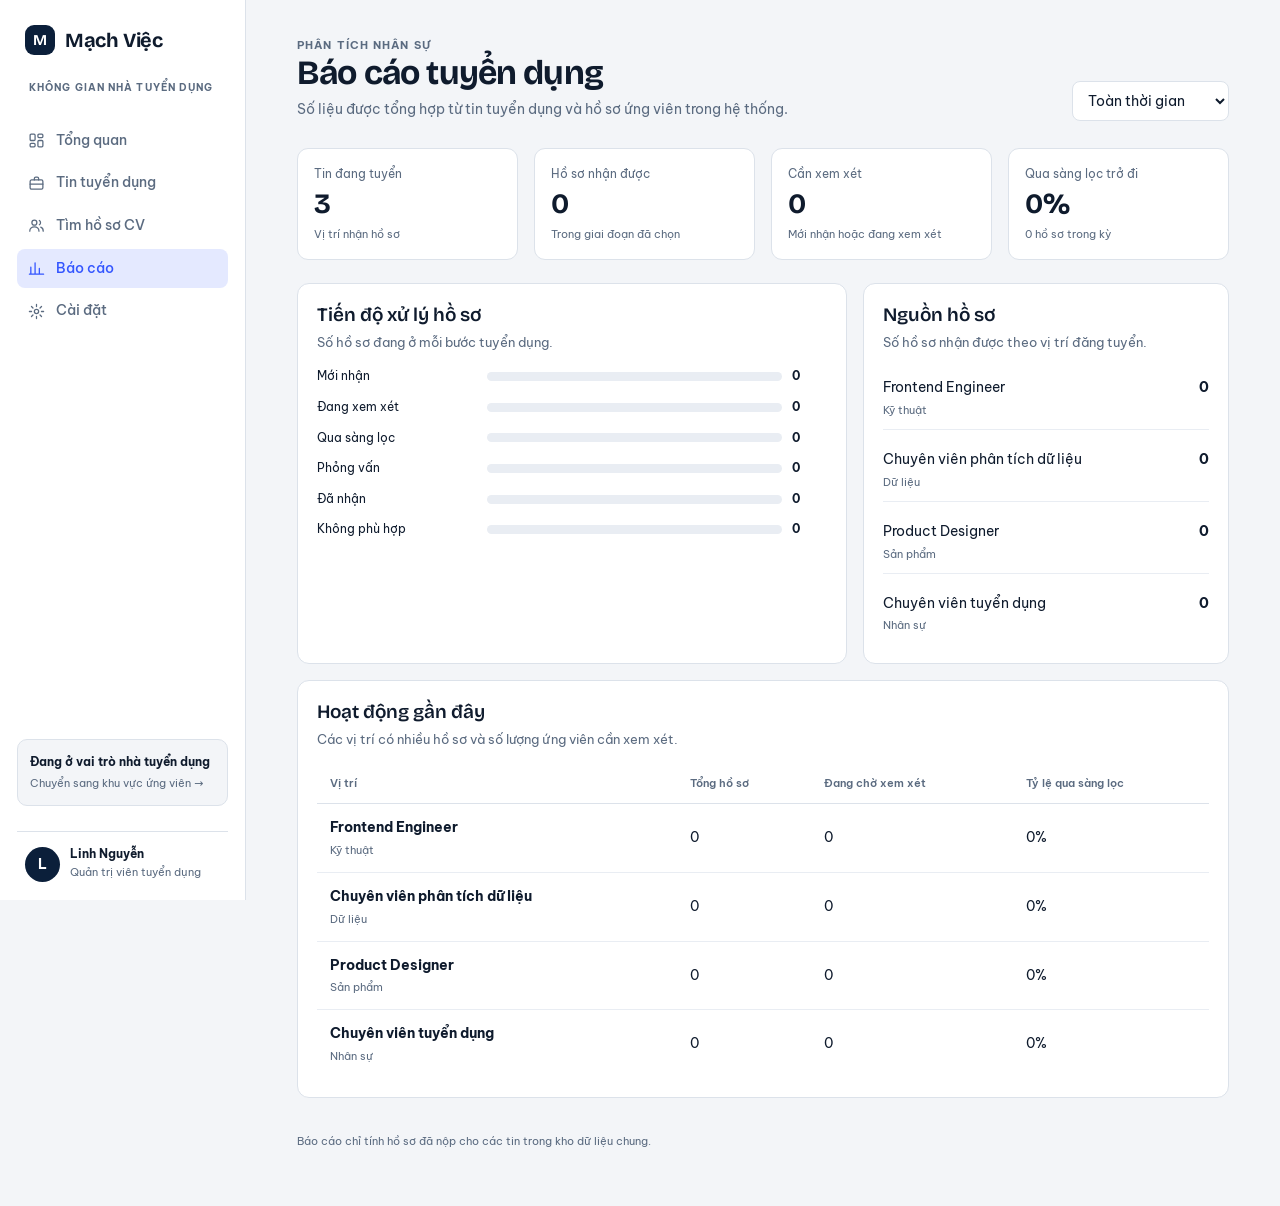
<file: reports/index.html>
<!doctype html>
<html lang="vi">
<head>
<meta charset="utf-8"><meta name="viewport" content="width=device-width, initial-scale=1">
<title>Báo cáo tuyển dụng · Mạch Việc</title>
<link rel="preconnect" href="https://fonts.googleapis.com"><link rel="preconnect" href="https://fonts.gstatic.com" crossorigin>
<link href="https://fonts.googleapis.com/css2?family=Be+Vietnam+Pro:wght@400;500;600;700&family=Bricolage+Grotesque:wght@500;600;700&display=swap" rel="stylesheet">
<link rel="stylesheet" href="../assets/recruitment-shell.css">
<script src="../assets/recruitment-store.js"></script><script defer src="../assets/recruitment-shell.js"></script>
</head>
<body data-root="../" data-page="report">
<div class="app"><div id="sidebar-root"></div><main class="main">
  <header class="page-head"><div><p class="eyebrow" data-vi="Phân tích nhân sự" data-en="Recruiting analytics">Phân tích nhân sự</p><h1 data-vi="Báo cáo tuyển dụng" data-en="Recruitment reports">Báo cáo tuyển dụng</h1><p data-vi="Số liệu được tổng hợp từ tin tuyển dụng và hồ sơ ứng viên trong hệ thống." data-en="Metrics are calculated from job posts and applications in this workspace.">Số liệu được tổng hợp từ tin tuyển dụng và hồ sơ ứng viên trong hệ thống.</p></div><div class="actions"><select id="period" class="form-control" style="width:auto"><option value="all" data-vi="Toàn thời gian" data-en="All time">Toàn thời gian</option><option value="30" data-vi="30 ngày gần đây" data-en="Last 30 days">30 ngày gần đây</option><option value="7" data-vi="7 ngày gần đây" data-en="Last 7 days">7 ngày gần đây</option></select></div></header>
  <section class="grid kpi-grid" id="report-kpis"></section>
  <div class="report-grid"><section class="card"><h2 data-vi="Tiến độ xử lý hồ sơ" data-en="Application pipeline">Tiến độ xử lý hồ sơ</h2><p class="sub" data-vi="Số hồ sơ đang ở mỗi bước tuyển dụng." data-en="Applications at each recruiting stage.">Số hồ sơ đang ở mỗi bước tuyển dụng.</p><div class="chart-bars" id="funnel"></div></section><section class="card"><h2 data-vi="Nguồn hồ sơ" data-en="Application sources">Nguồn hồ sơ</h2><p class="sub" data-vi="Số hồ sơ nhận được theo vị trí đăng tuyển." data-en="Applications received by job post.">Số hồ sơ nhận được theo vị trí đăng tuyển.</p><div class="list" id="job-breakdown"></div></section></div>
  <section class="card" style="margin-top:16px"><h2 data-vi="Hoạt động gần đây" data-en="Recent activity">Hoạt động gần đây</h2><p class="sub" data-vi="Các vị trí có nhiều hồ sơ và số lượng ứng viên cần xem xét." data-en="Posts with the most applicants and those needing review.">Các vị trí có nhiều hồ sơ và số lượng ứng viên cần xem xét.</p><div class="table-wrap" style="border:0"><table style="min-width:560px"><thead><tr><th data-vi="Vị trí" data-en="Job">Vị trí</th><th data-vi="Tổng hồ sơ" data-en="Applications">Tổng hồ sơ</th><th data-vi="Đang chờ xem xét" data-en="Awaiting review">Đang chờ xem xét</th><th data-vi="Tỷ lệ qua sàng lọc" data-en="Shortlist rate">Tỷ lệ qua sàng lọc</th></tr></thead><tbody id="report-table"></tbody></table></div></section>
  <footer data-vi="Báo cáo chỉ tính hồ sơ đã nộp cho các tin trong kho dữ liệu chung." data-en="Reports count applications submitted to posts in the shared workspace.">Báo cáo chỉ tính hồ sơ đã nộp cho các tin trong kho dữ liệu chung.</footer>
</main></div>
<script>
document.addEventListener('DOMContentLoaded', () => {
  const D = window.MachViec, UI = window.MachViecUI, $ = selector => document.querySelector(selector), tr = (vi, en) => D.getPrefs().language === 'en' ? en : vi;
  const stages = [['new', 'Mới nhận', 'New'], ['reviewing', 'Đang xem xét', 'In review'], ['shortlisted', 'Qua sàng lọc', 'Shortlisted'], ['interview', 'Phỏng vấn', 'Interview'], ['accepted', 'Đã nhận', 'Accepted'], ['rejected', 'Không phù hợp', 'Declined']];
  function draw() {
    const jobs = D.getJobs(), apps = D.getApplications(), period = Number($('#period').value), since = period ? Date.now() - period * 86400000 : 0;
    const filtered = apps.filter(app => new Date(app.appliedAt).getTime() >= since);
    const waiting = filtered.filter(app => app.status === 'new' || app.status === 'reviewing').length;
    const progressed = filtered.filter(app => ['shortlisted', 'interview', 'accepted'].includes(app.status)).length;
    const ratio = filtered.length ? Math.round(progressed / filtered.length * 100) : 0;
    $('#report-kpis').innerHTML = [[tr('Tin đang tuyển', 'Open jobs'), jobs.filter(j => j.status === 'open').length, tr('Vị trí nhận hồ sơ', 'Currently accepting')], [tr('Hồ sơ nhận được', 'Applications'), filtered.length, tr('Trong giai đoạn đã chọn', 'In selected period')], [tr('Cần xem xét', 'Needs review'), waiting, tr('Mới nhận hoặc đang xem xét', 'New or in review')], [tr('Qua sàng lọc trở đi', 'Shortlisted or later'), ratio + '%', tr(filtered.length + ' hồ sơ trong kỳ', filtered.length + ' applications in period')]].map(row => '<article class="kpi-card"><span>' + row[0] + '</span><strong>' + row[1] + '</strong><small>' + row[2] + '</small></article>').join('');
    const max = Math.max(1, ...stages.map(([key]) => filtered.filter(app => app.status === key).length));
    $('#funnel').innerHTML = stages.map(([key, vi, en]) => { const count = filtered.filter(app => app.status === key).length; return '<div class="bar-row"><span>' + tr(vi, en) + '</span><div class="bar-track"><div class="bar-fill" style="width:' + (count / max * 100) + '%"></div></div><b>' + count + '</b></div>'; }).join('');
    const ordered = jobs.map(job => ({ job, count: filtered.filter(app => String(app.jobId) === String(job.id)).length })).sort((a, b) => b.count - a.count);
    $('#job-breakdown').innerHTML = ordered.length ? ordered.map(({ job, count }) => '<div class="list-row"><span>' + UI.escape(job.title) + '<small class="job-meta">' + UI.escape(job.department) + '</small></span><b>' + count + '</b></div>').join('') : '<p class="muted">' + tr('Chưa có tin tuyển dụng.', 'No job posts yet.') + '</p>';
    $('#report-table').innerHTML = ordered.length ? ordered.map(({ job, count }) => { const list = filtered.filter(app => String(app.jobId) === String(job.id)); const need = list.filter(app => ['new', 'reviewing'].includes(app.status)).length; const passed = list.filter(app => ['shortlisted', 'interview', 'accepted'].includes(app.status)).length; return '<tr><td><span class="job-title">' + UI.escape(job.title) + '</span><span class="job-meta">' + UI.escape(job.department) + '</span></td><td>' + count + '</td><td>' + need + '</td><td>' + (count ? Math.round(passed / count * 100) : 0) + '%</td></tr>'; }).join('') : '<tr><td colspan="4" class="empty">' + tr('Chưa có dữ liệu trong khoảng thời gian này.', 'No data in this period.') + '</td></tr>';
  }
  $('#period').addEventListener('change', draw); window.addEventListener('storage', draw); draw();
});
</script></body></html>
</file>
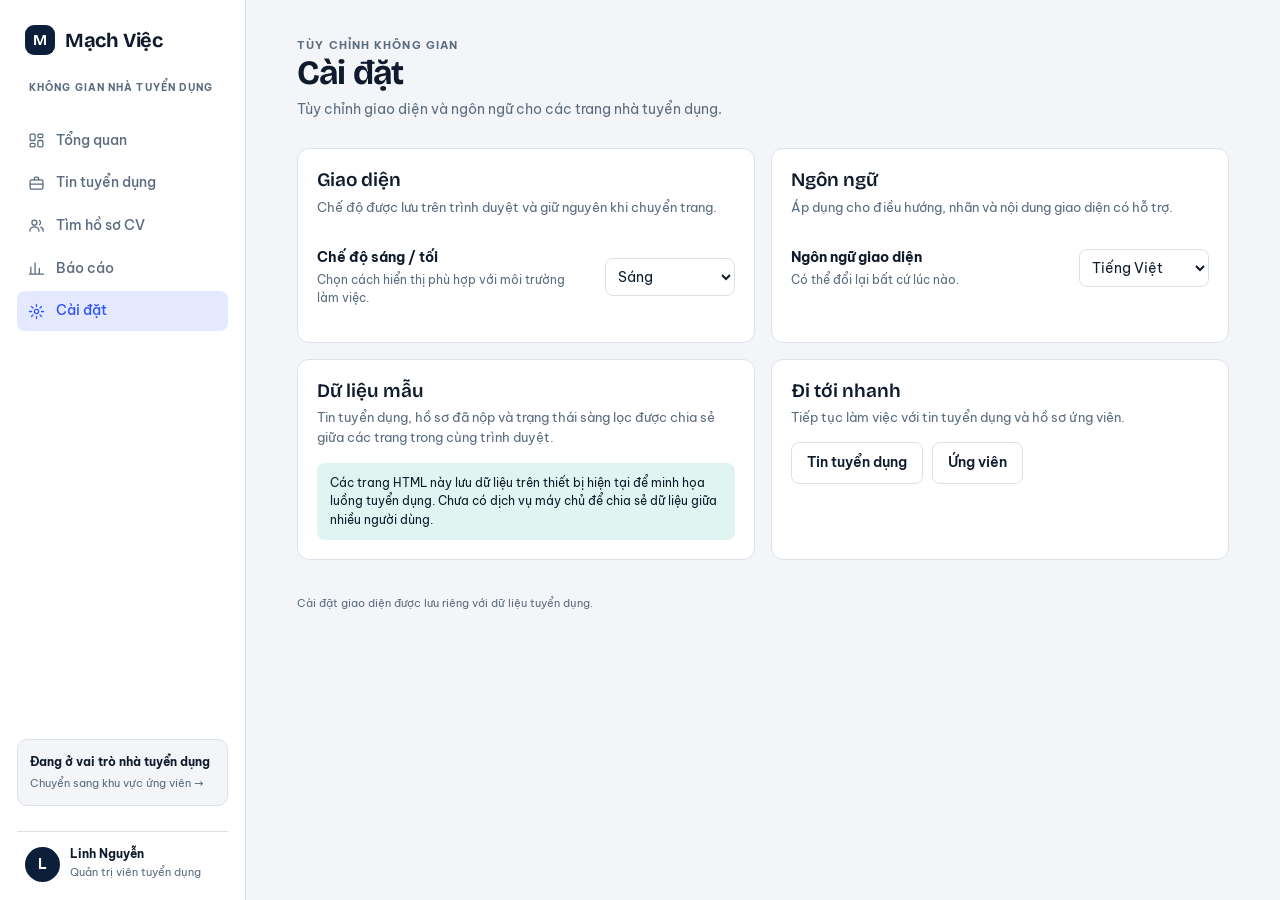
<file: settings/index.html>
<!doctype html>
<html lang="vi">
<head>
<meta charset="utf-8"><meta name="viewport" content="width=device-width, initial-scale=1">
<title>Cài đặt · Mạch Việc</title>
<link rel="preconnect" href="https://fonts.googleapis.com"><link rel="preconnect" href="https://fonts.gstatic.com" crossorigin>
<link href="https://fonts.googleapis.com/css2?family=Be+Vietnam+Pro:wght@400;500;600;700&family=Bricolage+Grotesque:wght@500;600;700&display=swap" rel="stylesheet">
<link rel="stylesheet" href="../assets/recruitment-shell.css">
<script src="../assets/recruitment-store.js"></script><script defer src="../assets/recruitment-shell.js"></script>
</head>
<body data-root="../" data-page="settings">
<div class="app"><div id="sidebar-root"></div><main class="main">
  <header class="page-head"><div><p class="eyebrow" data-vi="Tùy chỉnh không gian" data-en="Workspace preferences">Tùy chỉnh không gian</p><h1 data-vi="Cài đặt" data-en="Settings">Cài đặt</h1><p data-vi="Tùy chỉnh giao diện và ngôn ngữ cho các trang nhà tuyển dụng." data-en="Choose the appearance and language for recruiter pages.">Tùy chỉnh giao diện và ngôn ngữ cho các trang nhà tuyển dụng.</p></div></header>
  <div class="settings-grid"><section class="card"><h2 data-vi="Giao diện" data-en="Appearance">Giao diện</h2><p class="sub" data-vi="Chế độ được lưu trên trình duyệt và giữ nguyên khi chuyển trang." data-en="Your choice is saved in this browser and persists across pages.">Chế độ được lưu trên trình duyệt và giữ nguyên khi chuyển trang.</p><div class="setting-line"><div><strong data-vi="Chế độ sáng / tối" data-en="Light / dark mode">Chế độ sáng / tối</strong><small data-vi="Chọn cách hiển thị phù hợp với môi trường làm việc." data-en="Choose the appearance that works for your environment.">Chọn cách hiển thị phù hợp với môi trường làm việc.</small></div><select id="theme" aria-label="Chế độ màu"><option value="light" data-vi="Sáng" data-en="Light">Sáng</option><option value="dark" data-vi="Tối" data-en="Dark">Tối</option></select></div></section>
  <section class="card"><h2 data-vi="Ngôn ngữ" data-en="Language">Ngôn ngữ</h2><p class="sub" data-vi="Áp dụng cho điều hướng, nhãn và nội dung giao diện có hỗ trợ." data-en="Applies to navigation, labels, and translated interface content.">Áp dụng cho điều hướng, nhãn và nội dung giao diện có hỗ trợ.</p><div class="setting-line"><div><strong data-vi="Ngôn ngữ giao diện" data-en="Interface language">Ngôn ngữ giao diện</strong><small data-vi="Có thể đổi lại bất cứ lúc nào." data-en="You can change this at any time.">Có thể đổi lại bất cứ lúc nào.</small></div><select id="language" aria-label="Ngôn ngữ"><option value="vi">Tiếng Việt</option><option value="en">English</option></select></div></section>
  <section class="card"><h2 data-vi="Dữ liệu mẫu" data-en="Sample data">Dữ liệu mẫu</h2><p class="sub" data-vi="Tin tuyển dụng, hồ sơ đã nộp và trạng thái sàng lọc được chia sẻ giữa các trang trong cùng trình duyệt." data-en="Job posts, applications, and review statuses are shared between pages in this browser.">Tin tuyển dụng, hồ sơ đã nộp và trạng thái sàng lọc được chia sẻ giữa các trang trong cùng trình duyệt.</p><div class="notice" data-vi="Các trang HTML này lưu dữ liệu trên thiết bị hiện tại để minh họa luồng tuyển dụng. Chưa có dịch vụ máy chủ để chia sẻ dữ liệu giữa nhiều người dùng." data-en="These HTML pages store data on this device to demonstrate the recruiting flow. No server service is connected for sharing between users.">Các trang HTML này lưu dữ liệu trên thiết bị hiện tại để minh họa luồng tuyển dụng. Chưa có dịch vụ máy chủ để chia sẻ dữ liệu giữa nhiều người dùng.</div></section>
  <section class="card"><h2 data-vi="Đi tới nhanh" data-en="Quick links">Đi tới nhanh</h2><p class="sub" data-vi="Tiếp tục làm việc với tin tuyển dụng và hồ sơ ứng viên." data-en="Continue working with job posts and candidate applications.">Tiếp tục làm việc với tin tuyển dụng và hồ sơ ứng viên.</p><div class="actions"><a class="btn secondary" href="../employer/jobs.html" data-vi="Tin tuyển dụng" data-en="Job posts">Tin tuyển dụng</a><a class="btn secondary" href="../employer/candidates.html" data-vi="Ứng viên" data-en="Candidates">Ứng viên</a></div></section></div>
  <footer data-vi="Cài đặt giao diện được lưu riêng với dữ liệu tuyển dụng." data-en="Display preferences are stored separately from recruitment data.">Cài đặt giao diện được lưu riêng với dữ liệu tuyển dụng.</footer>
</main></div><div class="toast" id="toast" role="status" aria-live="polite"></div>
<script>
document.addEventListener('DOMContentLoaded', () => {
  const D = window.MachViec, UI = window.MachViecUI, theme = document.getElementById('theme'), language = document.getElementById('language');
  const prefs = D.getPrefs(); theme.value = prefs.theme; language.value = prefs.language;
  theme.addEventListener('change', () => { D.setPrefs({ theme: theme.value }); UI.applyTheme(); UI.notify(language.value === 'en' ? 'Theme updated.' : 'Đã cập nhật giao diện.'); });
  language.addEventListener('change', () => { D.setPrefs({ language: language.value }); UI.refreshShell(); UI.translate(); document.title = language.value === 'en' ? 'Settings · Mạch Việc' : 'Cài đặt · Mạch Việc'; UI.notify(language.value === 'en' ? 'Language updated.' : 'Đã cập nhật ngôn ngữ.'); });
});
</script></body></html>
</file>
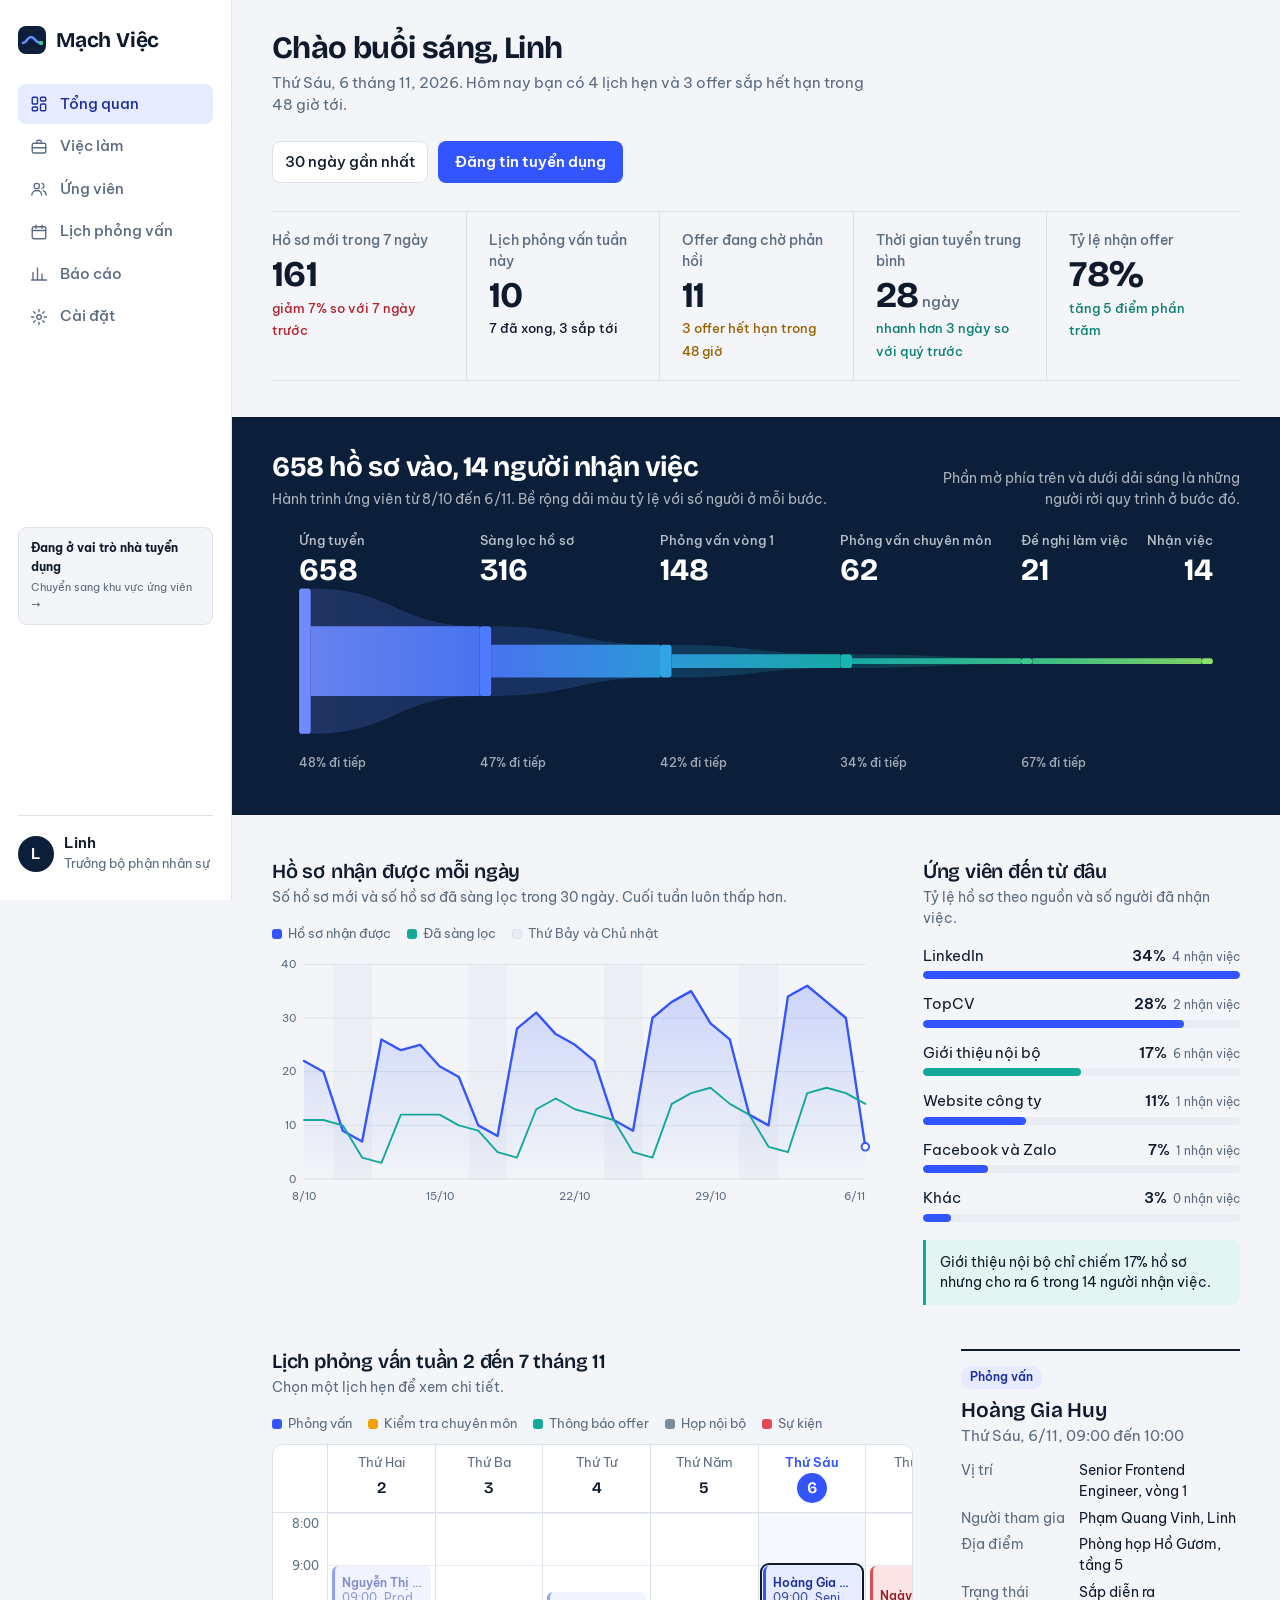
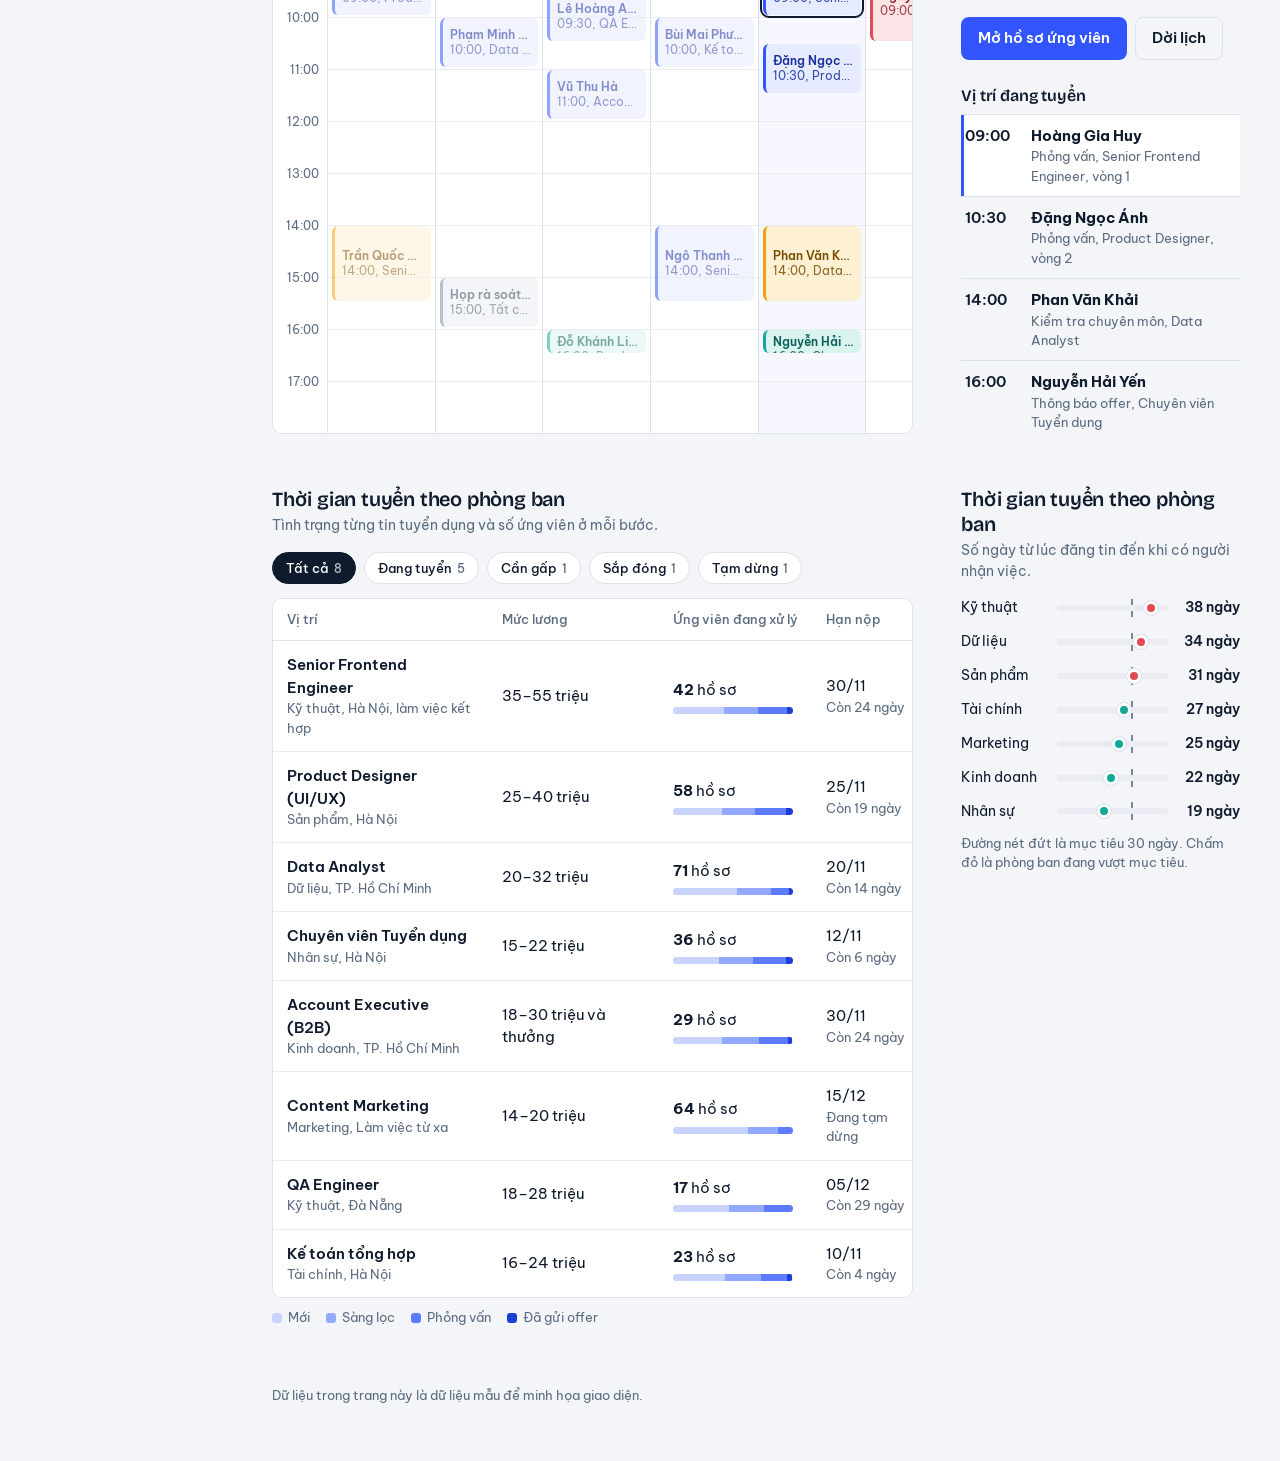
<file: recruitment-dashboard.html>
<!doctype html>
<html lang="vi">
<head>
<meta charset="utf-8">
<meta name="viewport" content="width=device-width, initial-scale=1">
<title>Mạch Việc – Bảng điều khiển tuyển dụng</title>
<link rel="preconnect" href="https://fonts.googleapis.com">
<link rel="preconnect" href="https://fonts.gstatic.com" crossorigin>
<link href="https://fonts.googleapis.com/css2?family=Be+Vietnam+Pro:wght@400;500;600&family=Bricolage+Grotesque:opsz,wght@12..96,500..700&display=swap" rel="stylesheet">
<style>
:root{
  --paper:#F3F5F8; --surface:#FFFFFF; --ink:#0F1B2D; --navy:#0B1F3A;
  --cobalt:#3355FF; --teal:#14A89A; --amber:#F2A20C; --rose:#E04B55;
  --muted:#5B6B80; --line:#DCE2EA; --soft:#E9EDF3;
  --body:'Be Vietnam Pro','Segoe UI',system-ui,sans-serif;
  --display:'Bricolage Grotesque','Be Vietnam Pro','Segoe UI',system-ui,sans-serif;
}
*{box-sizing:border-box}
html{-webkit-text-size-adjust:100%}
body{margin:0;background:var(--paper);color:var(--ink);font:400 14.5px/1.55 var(--body);font-variant-numeric:tabular-nums}
button{font:inherit;color:inherit}
:focus-visible{outline:2px solid var(--cobalt);outline-offset:2px}

/* ---------- khung ---------- */
.app{display:grid;grid-template-columns:232px minmax(0,1fr);min-height:100vh}
.side{position:sticky;top:0;height:100vh;background:var(--surface);border-right:1px solid var(--line);padding:26px 18px;display:flex;flex-direction:column;gap:30px}
.brand{display:flex;align-items:center;gap:10px;font:700 21px/1 var(--display);letter-spacing:-.01em}
.brand svg{flex:none}
.nav{display:flex;flex-direction:column;gap:2px}
.nav a{display:flex;align-items:center;gap:12px;padding:9px 12px;border-radius:8px;color:var(--muted);text-decoration:none;font-weight:500}
.nav a:hover{background:var(--paper);color:var(--ink)}
.nav a[aria-current="page"]{background:#E6EBFF;color:#1B2F9E}
.nav svg{width:18px;height:18px;flex:none;fill:none;stroke:currentColor;stroke-width:1.8;stroke-linecap:round;stroke-linejoin:round}
.me{margin-top:auto;display:flex;align-items:center;gap:10px;padding-top:18px;border-top:1px solid var(--line)}
.role-switch{display:grid;gap:2px;margin-top:auto;padding:11px 12px;border:1px solid var(--line);border-radius:9px;background:var(--paper);text-decoration:none;color:var(--ink)}.role-switch strong{font-size:12px}.role-switch span{font-size:11px;color:var(--muted)}
.avatar{width:36px;height:36px;border-radius:50%;background:var(--navy);color:#fff;display:grid;place-items:center;font-weight:600}
.me b{display:block;font-weight:600;line-height:1.2}
.me span{font-size:12.5px;color:var(--muted)}

main{min-width:0;padding:30px 40px 56px}
.top{display:flex;justify-content:space-between;align-items:flex-end;gap:24px;flex-wrap:wrap;margin-bottom:28px}
.top h1{margin:0;font:700 31px/1.15 var(--display);letter-spacing:-.02em}
.top p{margin:6px 0 0;color:var(--muted);max-width:60ch}
.tools{display:flex;gap:10px;align-items:center;flex-wrap:wrap}
.select{border:1px solid var(--line);background:var(--surface);border-radius:8px;padding:9px 12px;font-weight:500}
.btn{border:1px solid transparent;background:var(--cobalt);color:#fff;border-radius:8px;padding:9px 16px;font-weight:600;cursor:pointer}
.btn:hover{background:#2644E0}
.btn.ghost{background:transparent;color:var(--ink);border-color:var(--line)}
.btn.ghost:hover{background:var(--paper)}

/* ---------- chỉ số chính ---------- */
.kpis{display:grid;grid-template-columns:repeat(5,minmax(0,1fr));border-top:1px solid var(--line);border-bottom:1px solid var(--line)}
.kpi{padding:18px 22px 18px;border-left:1px solid var(--line)}
.kpi:first-child{border-left:0;padding-left:0}
.kpi dt{color:var(--muted);font-weight:500;font-size:13.5px}
.kpi dd{margin:0}
.kpi .num{display:block;font:700 36px/1.1 var(--display);letter-spacing:-.02em;margin:4px 0 2px}
.kpi .num small{font:500 15px var(--body);color:var(--muted);letter-spacing:0;margin-left:4px}
.kpi .note{font-size:12.5px;font-weight:500}
.note.good{color:#0B7F73}.note.bad{color:#B4232E}.note.warn{color:#9A6200}

/* ---------- dòng chảy ứng viên ---------- */
.river{margin:36px -40px 0;background:var(--navy);color:#fff;padding:34px 40px 26px}
.river-head{display:flex;justify-content:space-between;gap:24px;flex-wrap:wrap;align-items:flex-end;margin-bottom:6px}
.river h2{margin:0;font:700 28px/1.2 var(--display);letter-spacing:-.015em}
.river p{margin:4px 0 0;color:rgba(255,255,255,.66);font-size:13.5px}
.river .key{max-width:34ch;text-align:right}
.river-scroll{overflow-x:auto}
.river-wrap{min-width:760px;animation:reveal 1.7s cubic-bezier(.2,.7,.2,1) .15s both}
@keyframes reveal{from{clip-path:inset(0 100% 0 0)}to{clip-path:inset(0 0 0 0)}}
.river svg{display:block;width:100%;height:auto}
.rv-name{font:500 13px var(--body);fill:rgba(255,255,255,.72)}
.rv-val{font:700 32px var(--display);fill:#fff}
.rv-conv{font:500 12.5px var(--body);fill:rgba(255,255,255,.62)}

/* ---------- khối nội dung ---------- */
.block{margin-top:44px}
.row{display:grid;gap:48px;align-items:start}
.r-trend{grid-template-columns:minmax(0,1.9fr) minmax(0,1fr)}
.r-cal{grid-template-columns:minmax(0,2.3fr) minmax(0,1fr)}
.r-jobs{grid-template-columns:minmax(0,2.3fr) minmax(0,1fr)}
.block h2{margin:0;font:600 20px/1.25 var(--display);letter-spacing:-.01em}
.sub{margin:3px 0 16px;color:var(--muted);font-size:13.5px}
.legend{display:flex;flex-wrap:wrap;gap:6px 16px;font-size:12.5px;color:var(--muted);margin:0 0 10px}
.legend i{display:inline-block;width:10px;height:10px;border-radius:3px;margin-right:6px;vertical-align:-1px}

/* biểu đồ xu hướng */
.chart{position:relative}
.chart svg{display:block;width:100%;height:auto;touch-action:pan-y}
.tip{position:absolute;pointer-events:none;background:var(--ink);color:#fff;border-radius:8px;padding:8px 11px;font-size:12.5px;line-height:1.45;white-space:nowrap;transform:translate(-50%,-100%);opacity:0;transition:opacity .12s}
.tip b{display:block;font-weight:600;margin-bottom:2px}
.tip span{display:flex;align-items:center;gap:6px}
.tip i{width:8px;height:8px;border-radius:50%}
.ax{font:400 11.5px var(--body);fill:var(--muted)}

/* nguồn ứng viên */
.src{list-style:none;margin:0;padding:0;display:grid;gap:14px}
.src li{display:grid;grid-template-columns:1fr auto;gap:4px 12px;align-items:baseline}
.src .track{grid-column:1/-1;height:8px;background:var(--soft);border-radius:4px;overflow:hidden}
.src .fill{display:block;height:100%;background:var(--cobalt);border-radius:4px}
.src li.top-src .fill{background:var(--teal)}
.src .v{font-weight:600}.src .v small{font-weight:400;color:var(--muted);margin-left:6px}
.insight{margin:18px 0 0;padding:12px 14px;border-left:3px solid var(--teal);background:#E3F5F2;font-size:13.5px;border-radius:0 8px 8px 0}

/* lịch */
.cal{border:1px solid var(--line);background:var(--surface);border-radius:10px;overflow:auto}
.cal-inner{min-width:700px;--hh:52px}
.cal-head,.cal-body{display:grid;grid-template-columns:54px repeat(6,minmax(0,1fr))}
.cal-head{border-bottom:1px solid var(--line)}
.dh{padding:10px 8px 9px;text-align:center;border-left:1px solid var(--line);font-size:12.5px;color:var(--muted);line-height:1.2}
.dh b{display:inline-grid;place-items:center;min-width:30px;height:30px;margin-top:3px;border-radius:15px;font:600 16px var(--display);color:var(--ink)}
.dh.today{color:var(--cobalt);font-weight:600}
.dh.today b{background:var(--cobalt);color:#fff}
.gutter div{height:var(--hh);font-size:11.5px;color:var(--muted);text-align:right;padding:0 8px;transform:translateY(-8px)}
.gutter div:first-child{transform:translateY(2px)}
.dc{position:relative;height:calc(var(--hh)*10);border-left:1px solid var(--line);background-image:repeating-linear-gradient(to bottom,var(--soft) 0,var(--soft) 1px,transparent 1px,transparent var(--hh))}
.dc.today{background-color:rgba(51,85,255,.045)}
.ev{position:absolute;left:4px;right:4px;border:0;border-left:3px solid;border-radius:6px;padding:4px 7px;text-align:left;font-size:12px;line-height:1.3;cursor:pointer;overflow:hidden}
.ev b{display:block;font-weight:600;white-space:nowrap;overflow:hidden;text-overflow:ellipsis}
.ev span{display:block;white-space:nowrap;overflow:hidden;text-overflow:ellipsis;opacity:.85}
.ev.pv{background:#E6EBFF;border-color:var(--cobalt);color:#1B2F9E}
.ev.test{background:#FDF0D3;border-color:var(--amber);color:#7A4E00}
.ev.offer{background:#D9F3EF;border-color:var(--teal);color:#0B5E55}
.ev.meet{background:#E9EDF3;border-color:#7B8BA1;color:#34455A}
.ev.fair{background:#FBE4E6;border-color:var(--rose);color:#8E232C}
.ev.past{opacity:.55}
.ev[aria-pressed="true"]{outline:2px solid var(--ink);outline-offset:1px;opacity:1}

.detail{border-top:2px solid var(--ink);padding-top:14px}
.detail .tag{display:inline-block;font-size:12px;font-weight:600;padding:2px 9px;border-radius:10px}
.detail h3{margin:8px 0 2px;font:600 21px/1.25 var(--display);letter-spacing:-.01em}
.detail .when{color:var(--muted);margin:0 0 12px}
.detail dl{margin:0 0 14px;display:grid;grid-template-columns:auto 1fr;gap:6px 14px;font-size:13.5px}
.detail dt{color:var(--muted)}.detail dd{margin:0}
.detail .acts{display:flex;gap:8px;flex-wrap:wrap}
.today-list{list-style:none;margin:26px 0 0;padding:0}
.today-list h2{font-size:16px}
.today-list li{margin:0}
.today-list button{display:grid;grid-template-columns:56px 1fr;gap:10px;width:100%;text-align:left;background:none;border:0;border-top:1px solid var(--line);padding:10px 4px;cursor:pointer}
.today-list button:hover{background:var(--surface)}
.today-list button[aria-pressed="true"]{background:var(--surface);box-shadow:inset 3px 0 0 var(--cobalt)}
.today-list time{font-weight:600}
.today-list small{display:block;color:var(--muted);font-size:12.5px}

/* việc làm */
.chips{display:flex;flex-wrap:wrap;gap:8px;margin:0 0 14px}
.chip{border:1px solid var(--line);background:var(--surface);border-radius:18px;padding:5px 13px;font-size:13px;font-weight:500;cursor:pointer}
.chip small{color:var(--muted);margin-left:5px;font-size:12px}
.chip[aria-pressed="true"]{background:var(--ink);border-color:var(--ink);color:#fff}
.chip[aria-pressed="true"] small{color:rgba(255,255,255,.7)}
.tbl-wrap{overflow-x:auto;background:var(--surface);border:1px solid var(--line);border-radius:10px}
table{width:100%;min-width:780px;border-collapse:collapse}
th{padding:11px 14px;text-align:left;font-weight:500;font-size:12.5px;color:var(--muted);border-bottom:1px solid var(--line);white-space:nowrap}
td{padding:13px 14px;border-bottom:1px solid var(--soft);vertical-align:middle}
tr:last-child td{border-bottom:0}
td .t{font-weight:600;display:block}
td .m{font-size:12.5px;color:var(--muted);display:block}
.stack{display:flex;height:7px;width:120px;border-radius:4px;overflow:hidden;margin-top:6px;background:var(--soft)}
.stack i{display:block;height:100%}
.st{display:inline-block;padding:2px 10px;border-radius:11px;font-size:12.5px;font-weight:600;white-space:nowrap}
.st.open{background:#D9F3EF;color:#0B5E55}.st.urgent{background:#FBE4E6;color:#8E232C}
.st.closing{background:#FDF0D3;color:#7A4E00}.st.paused{background:var(--soft);color:#4A5A6E}
.empty{padding:26px;text-align:center;color:var(--muted)}

/* thời gian tuyển */
.tth{list-style:none;margin:0;padding:0;display:grid;gap:13px}
.tth li{display:grid;grid-template-columns:86px 1fr 62px;gap:10px;align-items:center;font-size:13.5px}
.tth .rail{position:relative;height:6px;background:var(--soft);border-radius:3px}
.tth .rail i{position:absolute;top:50%;width:14px;height:14px;margin:-7px 0 0 -7px;border-radius:50%;border:3px solid #fff;box-shadow:0 0 0 1px var(--line)}
.tth .goal{position:absolute;top:-6px;bottom:-6px;width:0;border-left:2px dashed var(--ink);opacity:.5}
.tth .d{text-align:right;font-weight:600}
.tth-note{font-size:12.5px;color:var(--muted);margin:12px 0 0}

footer{margin-top:48px;color:var(--muted);font-size:12.5px}

/* ---------- màn hình nhỏ ---------- */
@media (max-width:1100px){
  .r-trend,.r-cal,.r-jobs{grid-template-columns:minmax(0,1fr);gap:36px}
  .kpis{grid-template-columns:repeat(2,minmax(0,1fr))}
  .kpi{border-left:0;padding-left:0;border-bottom:1px solid var(--line)}
  .kpi:nth-child(even){padding-left:22px;border-left:1px solid var(--line)}
}
@media (max-width:860px){
  .app{grid-template-columns:minmax(0,1fr)}
  .side{position:static;height:auto;flex-direction:row;align-items:center;gap:14px;padding:12px 16px;overflow-x:auto;border-right:0;border-bottom:1px solid var(--line)}
  .nav{flex-direction:row}.nav a{white-space:nowrap}
  .me{display:none}
  main{padding:24px 16px 48px}
  .river{margin-left:-16px;margin-right:-16px;padding:28px 16px 20px}
  .river .key{text-align:left}
}
@media (max-width:520px){
  .kpis{grid-template-columns:minmax(0,1fr)}
  .kpi,.kpi:nth-child(even){border-left:0;padding-left:0}
  .top h1{font-size:26px}
}
@media (prefers-reduced-motion:reduce){
  .river-wrap{animation:none}
  .tip{transition:none}
}
</style>
</head>
<body data-root="" data-page="overview">
<div class="app">

<aside class="side">
  <div class="brand">
    <svg width="28" height="28" viewBox="0 0 28 28" aria-hidden="true"><rect width="28" height="28" rx="8" fill="#0B1F3A"/><path d="M5 17c4 0 4-6 8-6s4 6 10 6" fill="none" stroke="#6F8BFF" stroke-width="2.6" stroke-linecap="round"/><circle cx="23" cy="17" r="2.2" fill="#3CCB8E"/></svg>
    Mạch Việc
  </div>
  <nav class="nav" aria-label="Điều hướng chính">
    <a href="#" aria-current="page"><svg viewBox="0 0 24 24"><rect x="3" y="3" width="7" height="9" rx="1.5"/><rect x="14" y="3" width="7" height="5" rx="1.5"/><rect x="14" y="12" width="7" height="9" rx="1.5"/><rect x="3" y="16" width="7" height="5" rx="1.5"/></svg>Tổng quan</a>
    <a href="#viec-lam"><svg viewBox="0 0 24 24"><rect x="3" y="7" width="18" height="13" rx="2"/><path d="M9 7V5a2 2 0 0 1 2-2h2a2 2 0 0 1 2 2v2M3 13h18"/></svg>Việc làm</a>
    <a href="#"><svg viewBox="0 0 24 24"><circle cx="9" cy="8" r="3.5"/><path d="M2.5 20c0-3.6 2.9-6 6.5-6s6.5 2.4 6.5 6"/><path d="M16 4.6a3.5 3.5 0 0 1 0 6.8M18 14.4c2.2.7 3.5 2.6 3.5 5.6"/></svg>Ứng viên</a>
    <a href="#lich"><svg viewBox="0 0 24 24"><rect x="3" y="5" width="18" height="16" rx="2"/><path d="M3 10h18M8 3v4M16 3v4"/></svg>Lịch phỏng vấn</a>
    <a href="#"><svg viewBox="0 0 24 24"><path d="M4 20V10M10 20V4M16 20v-8M22 20H2"/></svg>Báo cáo</a>
    <a href="#"><svg viewBox="0 0 24 24"><circle cx="12" cy="12" r="3"/><path d="M12 2v3M12 19v3M2 12h3M19 12h3M4.9 4.9 7 7M17 17l2.1 2.1M19.1 4.9 17 7M7 17l-2.1 2.1"/></svg>Cài đặt</a>
  </nav>
  <div class="me">
    <div class="avatar" aria-hidden="true">L</div>
    <div><b>Linh</b><span>Trưởng bộ phận nhân sự</span></div>
  </div>
</aside>

<main>
  <header class="top">
    <div>
      <h1>Chào buổi sáng, Linh</h1>
      <p>Thứ Sáu, 6 tháng 11, 2026. Hôm nay bạn có 4 lịch hẹn và 3 offer sắp hết hạn trong 48 giờ tới.</p>
    </div>
    <div class="tools">
      <span class="select" role="note">30 ngày gần nhất</span>
      <a class="btn" href="employer/post-job.html">Đăng tin tuyển dụng</a>
    </div>
  </header>

  <dl class="kpis" aria-label="Chỉ số tuyển dụng chính">
    <div class="kpi"><dt>Hồ sơ mới trong 7 ngày</dt><dd><span class="num">161</span><span class="note bad">giảm 7% so với 7 ngày trước</span></dd></div>
    <div class="kpi"><dt>Lịch phỏng vấn tuần này</dt><dd><span class="num">10</span><span class="note">7 đã xong, 3 sắp tới</span></dd></div>
    <div class="kpi"><dt>Offer đang chờ phản hồi</dt><dd><span class="num">11</span><span class="note warn">3 offer hết hạn trong 48 giờ</span></dd></div>
    <div class="kpi"><dt>Thời gian tuyển trung bình</dt><dd><span class="num">28<small>ngày</small></span><span class="note good">nhanh hơn 3 ngày so với quý trước</span></dd></div>
    <div class="kpi"><dt>Tỷ lệ nhận offer</dt><dd><span class="num">78%</span><span class="note good">tăng 5 điểm phần trăm</span></dd></div>
  </dl>

  <section class="river" aria-labelledby="river-h">
    <div class="river-head">
      <div>
        <h2 id="river-h">658 hồ sơ vào, 14 người nhận việc</h2>
        <p>Hành trình ứng viên từ 8/10 đến 6/11. Bề rộng dải màu tỷ lệ với số người ở mỗi bước.</p>
      </div>
      <p class="key">Phần mờ phía trên và dưới dải sáng là những người rời quy trình ở bước đó.</p>
    </div>
    <div class="river-scroll"><div class="river-wrap" id="river"></div></div>
  </section>

  <section class="block">
    <div class="row r-trend">
      <div>
        <h2>Hồ sơ nhận được mỗi ngày</h2>
        <p class="sub">Số hồ sơ mới và số hồ sơ đã sàng lọc trong 30 ngày. Cuối tuần luôn thấp hơn.</p>
        <p class="legend"><span><i style="background:#3355FF"></i>Hồ sơ nhận được</span><span><i style="background:#14A89A"></i>Đã sàng lọc</span><span><i style="background:#E9EDF3;border:1px solid #DCE2EA"></i>Thứ Bảy và Chủ nhật</span></p>
        <div class="chart" id="trend"><div class="tip" id="trend-tip"></div></div>
      </div>
      <div>
        <h2>Ứng viên đến từ đâu</h2>
        <p class="sub">Tỷ lệ hồ sơ theo nguồn và số người đã nhận việc.</p>
        <ul class="src" id="sources"></ul>
        <p class="insight">Giới thiệu nội bộ chỉ chiếm 17% hồ sơ nhưng cho ra 6 trong 14 người nhận việc.</p>
      </div>
    </div>
  </section>

  <section class="block" id="lich">
    <div class="row r-cal">
      <div>
        <h2>Lịch phỏng vấn tuần 2 đến 7 tháng 11</h2>
        <p class="sub">Chọn một lịch hẹn để xem chi tiết.</p>
        <p class="legend">
          <span><i style="background:#3355FF"></i>Phỏng vấn</span>
          <span><i style="background:#F2A20C"></i>Kiểm tra chuyên môn</span>
          <span><i style="background:#14A89A"></i>Thông báo offer</span>
          <span><i style="background:#7B8BA1"></i>Họp nội bộ</span>
          <span><i style="background:#E04B55"></i>Sự kiện</span>
        </p>
        <div class="cal"><div class="cal-inner" id="cal"></div></div>
      </div>
      <div>
        <div class="detail" id="detail" aria-live="polite"></div>
        <div class="today-list">
          <h2>Hôm nay</h2>
          <ul style="list-style:none;margin:8px 0 0;padding:0" id="today-list"></ul>
        </div>
      </div>
    </div>
  </section>

  <section class="block" id="viec-lam">
    <div class="row r-jobs">
      <div>
        <h2>Vị trí đang tuyển</h2>
        <p class="sub">Tình trạng từng tin tuyển dụng và số ứng viên ở mỗi bước.</p>
        <div class="chips" id="chips" role="group" aria-label="Lọc theo trạng thái"></div>
        <div class="tbl-wrap">
          <table>
            <thead><tr><th>Vị trí</th><th>Mức lương</th><th>Ứng viên đang xử lý</th><th>Hạn nộp</th><th>Trạng thái</th></tr></thead>
            <tbody id="jobs"></tbody>
          </table>
        </div>
        <p class="legend" style="margin-top:10px"><span><i style="background:#C9D3FF"></i>Mới</span><span><i style="background:#93A8FF"></i>Sàng lọc</span><span><i style="background:#5C7BFF"></i>Phỏng vấn</span><span><i style="background:#1E3FD6"></i>Đã gửi offer</span></p>
      </div>
      <div>
        <h2>Thời gian tuyển theo phòng ban</h2>
        <p class="sub">Số ngày từ lúc đăng tin đến khi có người nhận việc.</p>
        <ul class="tth" id="tth"></ul>
        <p class="tth-note">Đường nét đứt là mục tiêu 30 ngày. Chấm đỏ là phòng ban đang vượt mục tiêu.</p>
      </div>
    </div>
  </section>

  <footer>Dữ liệu trong trang này là dữ liệu mẫu để minh họa giao diện.</footer>
</main>
</div>

<script>
const $ = s => document.querySelector(s);
const DAYS = ['Chủ nhật','Thứ Hai','Thứ Ba','Thứ Tư','Thứ Năm','Thứ Sáu','Thứ Bảy'];

/* ===== 1. Dòng chảy ứng viên ===== */
(function(){
  const stages=[
    {n:'Ứng tuyển',v:658},{n:'Sàng lọc hồ sơ',v:316},{n:'Phỏng vấn vòng 1',v:148},
    {n:'Phỏng vấn chuyên môn',v:62},{n:'Đề nghị làm việc',v:21},{n:'Nhận việc',v:14}
  ];
  const cols=['#6F8BFF','#4F7BFF','#2FA3E6','#19B5B0','#3CCB8E','#8BE06B'];
  const W=1000,H=282,pad=28,nw=12,maxH=150,cy=150;
  const step=(W-2*pad-nw)/(stages.length-1);
  stages.forEach((s,i)=>{s.x=pad+i*step;s.h=Math.max(6,s.v/stages[0].v*maxH);});
  const band=(x1,x2,ha,hb)=>{
    const xm=(x1+x2)/2;
    return `M${x1},${cy-ha/2} C${xm},${cy-ha/2} ${xm},${cy-hb/2} ${x2},${cy-hb/2} L${x2},${cy+hb/2} C${xm},${cy+hb/2} ${xm},${cy+ha/2} ${x1},${cy+ha/2}Z`;
  };
  let defs='',links='',nodes='',labels='';
  for(let i=0;i<stages.length-1;i++){
    const a=stages[i],b=stages[i+1],x1=a.x+nw,x2=b.x;
    defs+=`<linearGradient id="rg${i}" x1="0" x2="1" y1="0" y2="0"><stop offset="0" stop-color="${cols[i]}"/><stop offset="1" stop-color="${cols[i+1]}"/></linearGradient>`;
    links+=`<path d="${band(x1,x2,a.h,b.h)}" fill="url(#rg${i})" opacity=".2"/>`;
    links+=`<path d="${band(x1,x2,b.h,b.h)}" fill="url(#rg${i})" opacity=".9"/>`;
  }
  stages.forEach((s,i)=>{
    const last=i===stages.length-1;
    const ax=last?s.x+nw:s.x, an=last?'end':'start';
    nodes+=`<rect x="${s.x}" y="${cy-s.h/2}" width="${nw}" height="${s.h}" rx="3" fill="${cols[i]}"/>`;
    labels+=`<text class="rv-name" x="${ax}" y="30" text-anchor="${an}">${s.n}</text>`;
    labels+=`<text class="rv-val" x="${ax}" y="66" text-anchor="${an}">${s.v}</text>`;
    if(!last){
      labels+=`<text class="rv-conv" x="${ax}" y="${cy+maxH/2+34}">${Math.round(stages[i+1].v/s.v*100)}% đi tiếp</text>`;
    }
  });
  const desc=stages.map(s=>s.n+' '+s.v).join(', ');
  $('#river').innerHTML=`<svg viewBox="0 0 ${W} ${H}" role="img" aria-label="Dòng chảy ứng viên qua sáu bước: ${desc}"><defs>${defs}</defs>${links}${nodes}${labels}</svg>`;
})();

/* ===== 2. Biểu đồ hồ sơ mỗi ngày ===== */
(function(){
  const apps=[22,20,9,7,26,24,25,21,19,10,8,28,31,27,25,22,11,9,30,33,35,29,26,12,10,34,36,33,30,6];
  const scr=apps.map((v,i)=>Math.round((i?apps[i-1]:apps[0])*0.48));
  const W=640,H=270,l=34,r=10,t=12,b=30,max=40;
  const n=apps.length, step=(W-l-r)/(n-1);
  const x=i=>l+i*step, y=v=>t+(1-v/max)*(H-t-b);
  const date=i=>new Date(2026,9,8+i);
  const line=a=>a.map((v,i)=>`${i?'L':'M'}${x(i).toFixed(1)},${y(v).toFixed(1)}`).join('');
  let s=`<svg viewBox="0 0 ${W} ${H}" role="img" aria-label="Biểu đồ đường số hồ sơ nhận được và đã sàng lọc mỗi ngày trong 30 ngày, từ 8 tháng 10 đến 6 tháng 11">`;
  s+=`<defs><linearGradient id="ar" x1="0" y1="0" x2="0" y2="1"><stop offset="0" stop-color="#3355FF" stop-opacity=".2"/><stop offset="1" stop-color="#3355FF" stop-opacity="0"/></linearGradient></defs>`;
  for(let i=0;i<n;i++){
    const d=date(i).getDay();
    if(d===0||d===6) s+=`<rect x="${(x(i)-step/2).toFixed(1)}" y="${t}" width="${step.toFixed(1)}" height="${H-t-b}" fill="#E9EDF3" opacity=".8"/>`;
  }
  [0,10,20,30,40].forEach(v=>{
    s+=`<line x1="${l}" x2="${W-r}" y1="${y(v)}" y2="${y(v)}" stroke="#DCE2EA"/>`;
    s+=`<text class="ax" x="${l-8}" y="${y(v)+4}" text-anchor="end">${v}</text>`;
  });
  [0,7,14,21,29].forEach(i=>{
    const d=date(i);
    s+=`<text class="ax" x="${x(i)}" y="${H-8}" text-anchor="${i===29?'end':'middle'}">${d.getDate()}/${d.getMonth()+1}</text>`;
  });
  s+=`<path d="${line(apps)}L${x(n-1)},${y(0)}L${x(0)},${y(0)}Z" fill="url(#ar)"/>`;
  s+=`<path d="${line(apps)}" fill="none" stroke="#3355FF" stroke-width="2.5" stroke-linejoin="round" stroke-linecap="round"/>`;
  s+=`<path d="${line(scr)}" fill="none" stroke="#14A89A" stroke-width="2" stroke-linejoin="round" stroke-linecap="round"/>`;
  s+=`<circle cx="${x(n-1)}" cy="${y(apps[n-1])}" r="4" fill="#fff" stroke="#3355FF" stroke-width="2"/>`;
  s+=`<g id="hv" style="display:none"><line id="hl" y1="${t}" y2="${H-b}" stroke="#0F1B2D" stroke-opacity=".35"/><circle id="hc1" r="4.5" fill="#3355FF" stroke="#fff" stroke-width="2"/><circle id="hc2" r="4" fill="#14A89A" stroke="#fff" stroke-width="2"/></g>`;
  s+=`<rect id="ov" x="0" y="0" width="${W}" height="${H}" fill="transparent"/></svg>`;
  const box=$('#trend');
  box.insertAdjacentHTML('afterbegin',s);
  const svg=box.querySelector('svg'), tip=$('#trend-tip'), hv=$('#hv'), hl=$('#hl'), c1=$('#hc1'), c2=$('#hc2');
  function show(ev){
    const rc=svg.getBoundingClientRect();
    let i=Math.round(((ev.clientX-rc.left)/rc.width*W-l)/step);
    i=Math.max(0,Math.min(n-1,i));
    hl.setAttribute('x1',x(i));hl.setAttribute('x2',x(i));
    c1.setAttribute('cx',x(i));c1.setAttribute('cy',y(apps[i]));
    c2.setAttribute('cx',x(i));c2.setAttribute('cy',y(scr[i]));
    hv.style.display='';
    const d=date(i);
    tip.innerHTML=`<b>${DAYS[d.getDay()]}, ${d.getDate()}/${d.getMonth()+1}${i===n-1?' (đang cập nhật)':''}</b><span><i style="background:#6F8BFF"></i>Hồ sơ nhận được: ${apps[i]}</span><span><i style="background:#3CCBBB"></i>Đã sàng lọc: ${scr[i]}</span>`;
    const px=x(i)/W*rc.width;
    tip.style.left=Math.max(80,Math.min(rc.width-80,px))+'px';
    tip.style.top=(y(apps[i])/H*rc.height-12)+'px';
    tip.style.opacity=1;
  }
  const ov=$('#ov');
  ov.addEventListener('pointermove',show);
  ov.addEventListener('pointerdown',show);
  ov.addEventListener('pointerleave',()=>{hv.style.display='none';tip.style.opacity=0;});
})();

/* ===== 3. Nguồn ứng viên ===== */
(function(){
  const src=[['LinkedIn',224,4],['TopCV',184,2],['Giới thiệu nội bộ',112,6],['Website công ty',72,1],['Facebook và Zalo',46,1],['Khác',20,0]];
  const total=658;
  $('#sources').innerHTML=src.map(([n,c,h])=>{
    const p=Math.round(c/total*100);
    return `<li class="${n==='Giới thiệu nội bộ'?'top-src':''}"><span>${n}</span><span class="v">${p}%<small>${h} nhận việc</small></span><span class="track"><span class="fill" style="width:${(p/34*100).toFixed(1)}%"></span></span></li>`;
  }).join('');
})();

/* ===== 4. Lịch phỏng vấn ===== */
const EV=[
  {id:1,d:0,s:9,e:10,t:'pv',who:'Nguyễn Thị Lan',job:'Product Designer',iv:'Trần Hà, Linh',pl:'Phòng họp Hồ Gươm, tầng 5'},
  {id:2,d:0,s:14,e:15.5,t:'test',who:'Trần Quốc Bảo',job:'Senior Frontend Engineer',iv:'Phạm Quang Vinh',pl:'Trực tuyến qua Google Meet'},
  {id:3,d:1,s:10,e:11,t:'pv',who:'Phạm Minh Đức',job:'Data Analyst',iv:'Lê Thu Trang, Linh',pl:'Trực tuyến qua Google Meet'},
  {id:4,d:1,s:15,e:16,t:'meet',who:'Họp rà soát tuyển dụng quý IV',job:'Tất cả vị trí',iv:'Ban nhân sự và các trưởng phòng',pl:'Phòng họp Tây Hồ'},
  {id:5,d:2,s:9.5,e:10.5,t:'pv',who:'Lê Hoàng Anh',job:'QA Engineer',iv:'Đinh Công Sơn, Linh',pl:'Trực tuyến, kết nối văn phòng Đà Nẵng'},
  {id:6,d:2,s:11,e:12,t:'pv',who:'Vũ Thu Hà',job:'Account Executive (B2B)',iv:'Nguyễn Mạnh Cường',pl:'Trực tuyến qua Google Meet'},
  {id:7,d:2,s:16,e:16.5,t:'offer',who:'Đỗ Khánh Linh',job:'Product Designer (UI/UX)',iv:'Linh',pl:'Gọi điện'},
  {id:8,d:3,s:10,e:11,t:'pv',who:'Bùi Mai Phương',job:'Kế toán tổng hợp',iv:'Hoàng Thị Nga, Linh',pl:'Phòng họp Hồ Gươm, tầng 5'},
  {id:9,d:3,s:14,e:15.5,t:'pv',who:'Ngô Thanh Tùng',job:'Senior Frontend Engineer, vòng 2',iv:'Phạm Quang Vinh, Trần Văn Hiếu',pl:'Phòng họp Tây Hồ'},
  {id:10,d:4,s:9,e:10,t:'pv',who:'Hoàng Gia Huy',job:'Senior Frontend Engineer, vòng 1',iv:'Phạm Quang Vinh, Linh',pl:'Phòng họp Hồ Gươm, tầng 5'},
  {id:11,d:4,s:10.5,e:11.5,t:'pv',who:'Đặng Ngọc Ánh',job:'Product Designer, vòng 2',iv:'Trần Hà, Giám đốc sản phẩm',pl:'Trực tuyến qua Google Meet'},
  {id:12,d:4,s:14,e:15.5,t:'test',who:'Phan Văn Khải',job:'Data Analyst',iv:'Lê Thu Trang',pl:'Trực tuyến'},
  {id:13,d:4,s:16,e:16.5,t:'offer',who:'Nguyễn Hải Yến',job:'Chuyên viên Tuyển dụng',iv:'Linh',pl:'Gọi điện'},
  {id:14,d:5,s:9,e:10.5,t:'fair',who:'Ngày hội việc làm trực tuyến',job:'Nhiều vị trí',iv:'Nhóm nhân sự',pl:'Trực tuyến'}
];
const KIND={pv:'Phỏng vấn',test:'Kiểm tra chuyên môn',offer:'Thông báo offer',meet:'Họp nội bộ',fair:'Sự kiện'};
const TAGC={pv:['#E6EBFF','#1B2F9E'],test:['#FDF0D3','#7A4E00'],offer:['#D9F3EF','#0B5E55'],meet:['#E9EDF3','#34455A'],fair:['#FBE4E6','#8E232C']};
const TODAY=4, HH=52, START=8;
const pad2=n=>String(n).padStart(2,'0');
const hm=h=>pad2(Math.floor(h))+':'+(h%1?'30':'00');
const dateOf=d=>new Date(2026,10,2+d);
let sel=10;

(function(){
  let head='<div class="cal-head"><div></div>';
  let cols='';
  for(let d=0;d<6;d++){
    const dt=dateOf(d);
    head+=`<div class="dh${d===TODAY?' today':''}">${DAYS[dt.getDay()]}<br><b>${dt.getDate()}</b></div>`;
    cols+=`<div class="dc${d===TODAY?' today':''}">`+EV.filter(e=>e.d===d).map(e=>{
      const top=(e.s-START)*HH+1, h=(e.e-e.s)*HH-3;
      return `<button type="button" class="ev ${e.t}${d<TODAY?' past':''}" data-id="${e.id}" aria-pressed="false" aria-label="${KIND[e.t]}: ${e.who}, ${hm(e.s)} đến ${hm(e.e)}" style="top:${top}px;height:${h}px"><b>${e.who}</b><span>${hm(e.s)}, ${e.job}</span></button>`;
    }).join('')+'</div>';
  }
  head+='</div>';
  let gut='<div class="gutter">';
  for(let h=START;h<START+10;h++) gut+=`<div>${h}:00</div>`;
  gut+='</div>';
  $('#cal').innerHTML=head+`<div class="cal-body">${gut}${cols}</div>`;

  $('#today-list').innerHTML=EV.filter(e=>e.d===TODAY).sort((a,b)=>a.s-b.s).map(e=>
    `<li><button type="button" data-id="${e.id}" aria-pressed="false"><time>${hm(e.s)}</time><span><b>${e.who}</b><small>${KIND[e.t]}, ${e.job}</small></span></button></li>`
  ).join('');
})();

function renderDetail(){
  const e=EV.find(x=>x.id===sel), dt=dateOf(e.d), c=TAGC[e.t];
  const person=e.t==='pv'||e.t==='test'||e.t==='offer';
  const past=e.d<TODAY;
  $('#detail').innerHTML=
    `<span class="tag" style="background:${c[0]};color:${c[1]}">${KIND[e.t]}</span>`+
    `<h3>${e.who}</h3>`+
    `<p class="when">${DAYS[dt.getDay()]}, ${dt.getDate()}/${dt.getMonth()+1}, ${hm(e.s)} đến ${hm(e.e)}</p>`+
    `<dl><dt>Vị trí</dt><dd>${e.job}</dd><dt>Người tham gia</dt><dd>${e.iv}</dd><dt>Địa điểm</dt><dd>${e.pl}</dd><dt>Trạng thái</dt><dd>${past?'Đã hoàn thành':'Sắp diễn ra'}</dd></dl>`+
    `<div class="acts"><button class="btn" type="button">${person?'Mở hồ sơ ứng viên':'Xem chi tiết'}</button>${past?'':'<button class="btn ghost" type="button">Dời lịch</button>'}</div>`;
  document.querySelectorAll('.ev,.today-list button').forEach(b=>b.setAttribute('aria-pressed',String(+b.dataset.id===sel)));
}
document.addEventListener('click',ev=>{
  const b=ev.target.closest('.ev,.today-list button');
  if(!b)return;
  sel=+b.dataset.id;renderDetail();
});
renderDetail();

/* ===== 5. Vị trí đang tuyển ===== */
(function(){
  const JOBS=[
    {t:'Senior Frontend Engineer',d:'Kỹ thuật',loc:'Hà Nội, làm việc kết hợp',sal:'35–55 triệu',st:[18,12,10,2],due:'30/11',left:24,s:'open'},
    {t:'Product Designer (UI/UX)',d:'Sản phẩm',loc:'Hà Nội',sal:'25–40 triệu',st:[24,16,15,3],due:'25/11',left:19,s:'open'},
    {t:'Data Analyst',d:'Dữ liệu',loc:'TP. Hồ Chí Minh',sal:'20–32 triệu',st:[38,20,11,2],due:'20/11',left:14,s:'open'},
    {t:'Chuyên viên Tuyển dụng',d:'Nhân sự',loc:'Hà Nội',sal:'15–22 triệu',st:[14,10,10,2],due:'12/11',left:6,s:'urgent'},
    {t:'Account Executive (B2B)',d:'Kinh doanh',loc:'TP. Hồ Chí Minh',sal:'18–30 triệu và thưởng',st:[12,9,7,1],due:'30/11',left:24,s:'open'},
    {t:'Content Marketing',d:'Marketing',loc:'Làm việc từ xa',sal:'14–20 triệu',st:[40,16,8,0],due:'15/12',left:39,s:'paused'},
    {t:'QA Engineer',d:'Kỹ thuật',loc:'Đà Nẵng',sal:'18–28 triệu',st:[8,5,4,0],due:'05/12',left:29,s:'open'},
    {t:'Kế toán tổng hợp',d:'Tài chính',loc:'Hà Nội',sal:'16–24 triệu',st:[10,7,5,1],due:'10/11',left:4,s:'closing'}
  ];
  const ST={open:'Đang tuyển',urgent:'Cần gấp',closing:'Sắp đóng',paused:'Tạm dừng'};
  const SEG=['#C9D3FF','#93A8FF','#5C7BFF','#1E3FD6'], SEGN=['mới','sàng lọc','phỏng vấn','đã gửi offer'];
  let filter='all';
  const count=k=>k==='all'?JOBS.length:JOBS.filter(j=>j.s===k).length;
  function draw(){
    $('#chips').innerHTML=['all','open','urgent','closing','paused'].map(k=>
      `<button type="button" class="chip" data-f="${k}" aria-pressed="${filter===k}">${k==='all'?'Tất cả':ST[k]}<small>${count(k)}</small></button>`
    ).join('');
    const list=JOBS.filter(j=>filter==='all'||j.s===filter);
    $('#jobs').innerHTML=list.length?list.map(j=>{
      const tot=j.st.reduce((a,b)=>a+b,0);
      const segs=j.st.map((v,i)=>`<i style="width:${(v/tot*100).toFixed(1)}%;background:${SEG[i]}" title="${SEGN[i]}: ${v}"></i>`).join('');
      const label=j.st.map((v,i)=>SEGN[i]+' '+v).join(', ');
      return `<tr><td><span class="t">${j.t}</span><span class="m">${j.d}, ${j.loc}</span></td><td>${j.sal}</td><td><b>${tot}</b> hồ sơ<div class="stack" role="img" aria-label="${label}">${segs}</div></td><td>${j.due}<span class="m">${j.s==='paused'?'Đang tạm dừng':'Còn '+j.left+' ngày'}</span></td><td><span class="st ${j.s}">${ST[j.s]}</span></td></tr>`;
    }).join(''):`<tr><td colspan="5" class="empty">Chưa có vị trí nào ở trạng thái này. Chọn "Tất cả" để xem toàn bộ.</td></tr>`;
  }
  $('#chips').addEventListener('click',ev=>{
    const b=ev.target.closest('.chip'); if(!b)return;
    filter=b.dataset.f; draw();
    const again=$('#chips [data-f="'+filter+'"]'); if(again) again.focus();
  });
  draw();
})();

/* ===== 6. Thời gian tuyển theo phòng ban ===== */
(function(){
  const rows=[['Kỹ thuật',38],['Dữ liệu',34],['Sản phẩm',31],['Tài chính',27],['Marketing',25],['Kinh doanh',22],['Nhân sự',19]];
  const MAX=45, GOAL=30;
  $('#tth').innerHTML=rows.map(([n,v])=>
    `<li><span>${n}</span><span class="rail"><span class="goal" style="left:${(GOAL/MAX*100).toFixed(2)}%"></span><i style="left:${(v/MAX*100).toFixed(2)}%;background:${v>GOAL?'#E04B55':'#14A89A'}"></i></span><span class="d">${v} ngày</span></li>`
  ).join('');
})();
</script>
<script src="assets/recruitment-store.js"></script>
<script src="assets/recruitment-shell.js"></script>
</body>
</html>
</file>
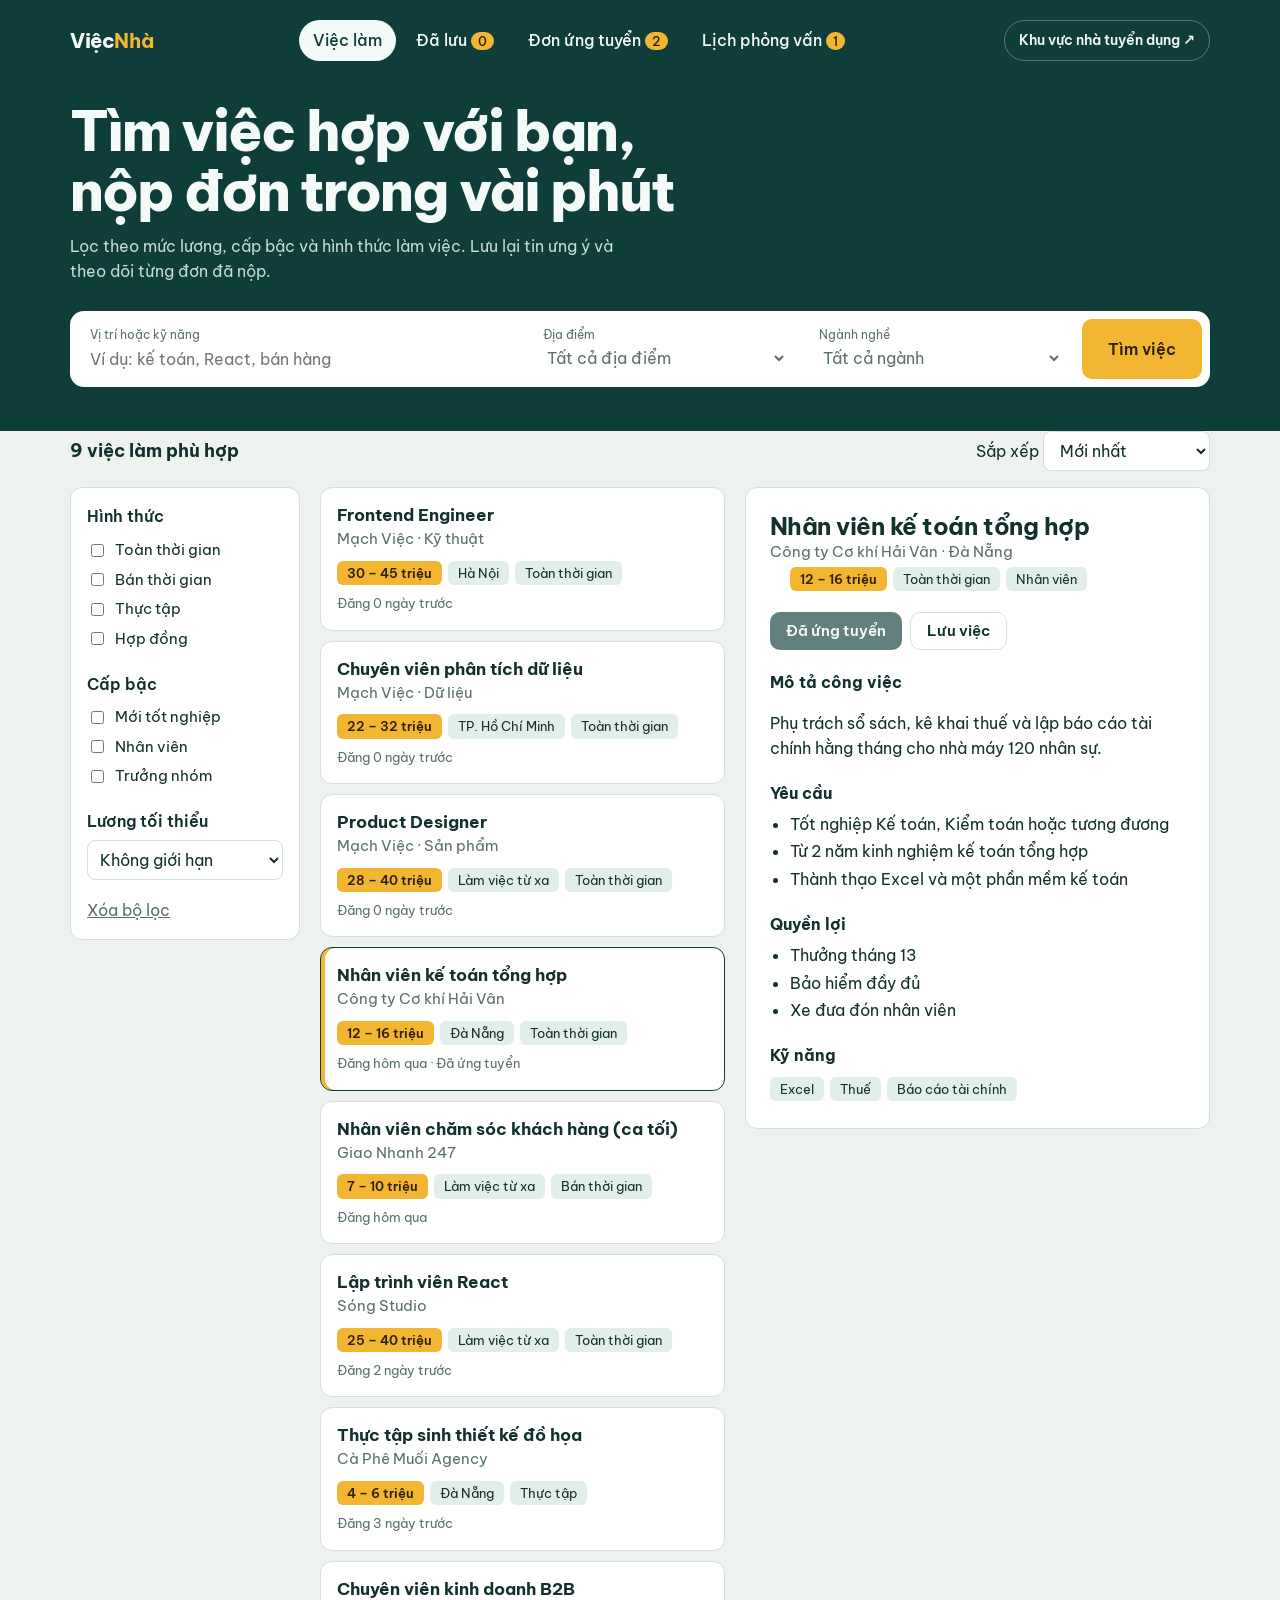
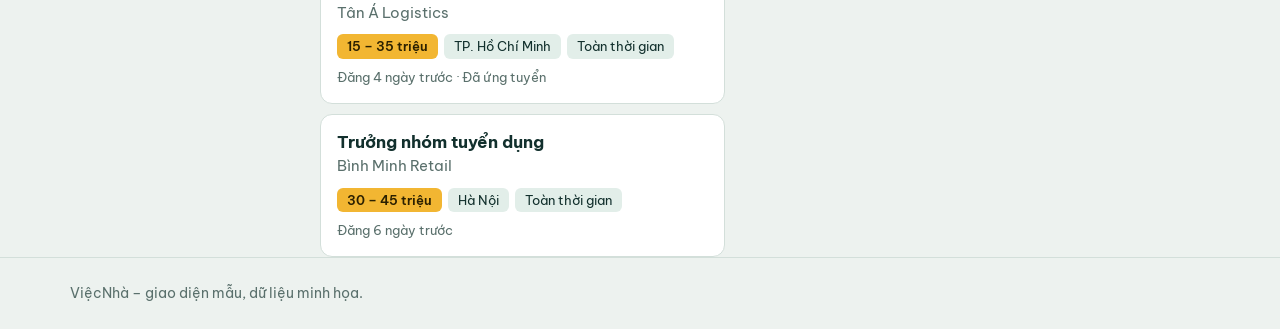
<file: ViệcNhà - Tìm việc và ứng tuyển.html>
<!DOCTYPE html>
<html lang="vi">
<head>
<meta charset="utf-8">
<meta name="viewport" content="width=device-width, initial-scale=1, viewport-fit=cover">
<title>ViệcNhà – Tìm việc và ứng tuyển</title>
<link rel="preconnect" href="https://fonts.googleapis.com">
<link rel="preconnect" href="https://fonts.gstatic.com" crossorigin>
<link href="https://fonts.googleapis.com/css2?family=Be+Vietnam+Pro:wght@400;500;600;800&display=swap" rel="stylesheet">
<style>
:root{
  --bg:#edf2ef; --surface:#ffffff; --ink:#12302d; --muted:#5a706c; --line:#d3dfda;
  --pine:#0f3d3a; --on-pine:#f4faf7; --sun:#f2b632; --on-sun:#2b2000; --soft:#e2eee9; --ok:#1d7a4e; --danger:#b3392f;
  color-scheme: light;
  box-sizing:border-box; padding-top:env(safe-area-inset-top,0px); padding-bottom:env(safe-area-inset-bottom,0px);
}
@media (prefers-color-scheme: dark){
  :root:not([data-theme="light"]){
    --bg:#0c1b1a; --surface:#13282606; --surface:#132826; --ink:#e6f1ed; --muted:#9bb3ad; --line:#26413e;
    --pine:#0f3d3a; --soft:#193632; --ok:#5fcf9b; --danger:#ff8f84; color-scheme: dark;
  }
}
:root[data-theme="dark"]{--bg:#0c1b1a;--surface:#132826;--ink:#e6f1ed;--muted:#9bb3ad;--line:#26413e;--soft:#193632;--ok:#5fcf9b;--danger:#ff8f84;color-scheme:dark}
*,*::before,*::after{box-sizing:border-box}
html{scroll-padding-top:env(safe-area-inset-top,0px)}
body{margin:0;background:var(--bg);color:var(--ink);font:400 16px/1.55 "Be Vietnam Pro",system-ui,-apple-system,"Segoe UI",Roboto,sans-serif}
button,input,select,textarea{font:inherit;color:inherit}
:focus-visible{outline:3px solid var(--sun);outline-offset:2px}
.wrap{max-width:1180px;margin:0 auto;padding:0 20px}

/* Hero */
.hero{background:var(--pine);color:var(--on-pine);padding:20px 0 44px}
.top{display:flex;align-items:center;justify-content:space-between;gap:16px;margin-bottom:40px}
.logo{font-weight:800;font-size:1.25rem;letter-spacing:-.02em}
.logo b{color:var(--sun)}
.nav{display:flex;gap:6px;flex-wrap:wrap}
.nav button{background:none;border:0;color:inherit;padding:8px 14px;border-radius:999px;cursor:pointer;font-weight:500}
.nav button[aria-selected="true"]{background:var(--on-pine);color:var(--pine)}
.nav button:hover:not([aria-selected="true"]){background:rgba(255,255,255,.12)}
.role-toggle{color:var(--on-pine);text-decoration:none;padding:8px 14px;border:1px solid rgba(255,255,255,.3);border-radius:999px;font-weight:600;font-size:.9rem;white-space:nowrap}
.role-toggle:hover{background:rgba(255,255,255,.12)}
.nav .n{margin-left:4px;font-size:.8rem;background:var(--sun);color:var(--on-sun);padding:1px 7px;border-radius:999px}
h1{font-size:clamp(2rem,5vw,3.5rem);line-height:1.08;letter-spacing:-.035em;font-weight:800;margin:0 0 12px;max-width:16ch}
.lede{margin:0 0 28px;color:#c4dcd5;max-width:52ch}
.search{display:grid;grid-template-columns:2fr 1.2fr 1.2fr auto;gap:8px;background:var(--surface);padding:8px;border-radius:14px;color:var(--ink)}
.search label{display:flex;flex-direction:column;padding:6px 12px;border-radius:8px;font-size:.78rem;color:var(--muted)}
.search label:focus-within{background:var(--soft)}
.search input,.search select{border:0;background:none;font-size:1rem;padding:2px 0;outline:none;width:100%}
.btn{background:var(--sun);color:var(--on-sun);border:0;border-radius:10px;padding:0 26px;font-weight:600;cursor:pointer;min-height:48px}
.btn:hover{filter:brightness(1.06)}
.btn.alt{background:var(--pine);color:var(--on-pine)}
.btn.ghost{background:none;border:1px solid var(--line);color:var(--ink)}
.btn.sm{min-height:38px;padding:0 16px;font-size:.92rem}
.btn[disabled]{opacity:.65;cursor:default}

/* Layout */
main{padding:28px 0 56px}
.bar{display:flex;justify-content:space-between;align-items:center;gap:12px;margin-bottom:16px;flex-wrap:wrap}
.bar h2{margin:0;font-size:1.15rem}
.bar select{padding:8px 12px;border:1px solid var(--line);border-radius:8px;background:var(--surface)}
.grid{display:grid;grid-template-columns:230px minmax(0,1fr) minmax(0,1.15fr);gap:20px;align-items:start}
.filters{background:var(--surface);border:1px solid var(--line);border-radius:12px;padding:16px;position:sticky;top:12px}
.filters fieldset{border:0;padding:0;margin:0 0 18px}
.filters legend{font-weight:600;margin-bottom:6px;padding:0}
.filters label{display:flex;gap:8px;align-items:center;padding:3px 0;cursor:pointer;font-size:.95rem}
.filters select{width:100%;padding:8px;border:1px solid var(--line);border-radius:8px;background:var(--surface)}
.link{background:none;border:0;color:var(--muted);text-decoration:underline;cursor:pointer;padding:0}

.list{display:flex;flex-direction:column;gap:10px}
.job{display:block;width:100%;text-align:left;background:var(--surface);border:1px solid var(--line);border-radius:12px;padding:16px;cursor:pointer}
.job:hover{border-color:var(--pine)}
.job[aria-current="true"]{border-color:var(--pine);box-shadow:inset 4px 0 0 var(--sun)}
.job h3{margin:0 0 2px;font-size:1.05rem;line-height:1.3}
.co{color:var(--muted);font-size:.92rem}
.meta{display:flex;flex-wrap:wrap;gap:6px;margin:10px 0 0;padding:0;list-style:none}
.meta li{font-size:.82rem;background:var(--soft);padding:2px 10px;border-radius:6px}
.meta .pay{background:var(--sun);color:var(--on-sun);font-weight:600}
.age{font-size:.82rem;color:var(--muted);margin-top:8px}
.empty{background:var(--surface);border:1px dashed var(--line);border-radius:12px;padding:32px;text-align:center;color:var(--muted)}

.detail{background:var(--surface);border:1px solid var(--line);border-radius:12px;padding:24px;position:sticky;top:12px}
.detail h2{margin:0;font-size:1.5rem;line-height:1.2;letter-spacing:-.02em}
.detail h4{margin:20px 0 6px;font-size:1rem}
.detail ul{margin:0;padding-left:20px}
.detail li{margin:3px 0}
.acts{display:flex;gap:8px;margin:18px 0 4px;flex-wrap:wrap}

/* Applications */
.apps{display:flex;flex-direction:column;gap:10px}
.app{display:grid;grid-template-columns:1fr auto;gap:8px 16px;align-items:center;background:var(--surface);border:1px solid var(--line);border-radius:12px;padding:16px}
.status{font-size:.85rem;font-weight:600;padding:3px 12px;border-radius:999px;background:var(--soft)}
.status.ok{color:var(--ok)}
.steps{grid-column:1/-1;display:flex;gap:6px;margin:4px 0 0;padding:0;list-style:none;font-size:.8rem;color:var(--muted)}
.steps li{flex:1;border-top:4px solid var(--line);padding-top:4px}
.steps li.on{border-color:var(--ok);color:var(--ink);font-weight:600}

/* Interviews */
.ivbar{display:flex;gap:10px;align-items:center;flex-wrap:wrap}
.next{background:var(--pine);color:var(--on-pine);border-radius:12px;padding:16px 20px;margin-bottom:14px;display:flex;justify-content:space-between;gap:12px;flex-wrap:wrap;align-items:center}
.iv{display:grid;grid-template-columns:76px 1fr;gap:16px;background:var(--surface);border:1px solid var(--line);border-radius:12px;padding:16px}
.iv.past{opacity:.88}
.day{text-align:center;background:var(--soft);border-radius:10px;padding:10px 4px;line-height:1.2;align-self:start}
.day b{display:block;font-size:1.8rem}
.day span{font-size:.78rem;color:var(--muted)}
.ivh{display:flex;justify-content:space-between;gap:8px;flex-wrap:wrap;align-items:flex-start}
.ivh h3{margin:0;font-size:1.05rem}
.status.no{color:var(--danger)}
.chk{border:0;padding:0;margin:12px 0 0}
.chk legend{font-weight:600;padding:0;font-size:.92rem;margin-bottom:2px}
.chk label{display:flex;gap:8px;align-items:center;cursor:pointer;font-size:.92rem;padding:2px 0}
.rs{display:flex;flex-direction:column;gap:4px;font-size:.92rem;font-weight:500;margin-top:12px}
.rs select{padding:8px;border:1px solid var(--line);border-radius:8px;background:var(--surface);max-width:220px}
.iv textarea{width:100%;min-height:64px;padding:8px 10px;border:1px solid var(--line);border-radius:8px;background:var(--bg);font-weight:400;resize:vertical}
.warn{color:var(--danger);font-size:.88rem;font-weight:600;margin:8px 0 0}
form.apply select{padding:10px 12px;border:1px solid var(--line);border-radius:8px;background:var(--bg);font-weight:400}
@media (max-width:720px){.iv{grid-template-columns:1fr}.day{display:flex;gap:8px;align-items:baseline;justify-content:flex-start;padding:6px 12px}.day b{font-size:1.2rem}}

/* Dialog */
dialog{border:0;border-radius:16px;padding:0;width:min(520px,94vw);background:var(--surface);color:var(--ink)}
dialog::backdrop{background:rgba(5,20,18,.6)}
form.apply{padding:24px;display:flex;flex-direction:column;gap:14px}
form.apply h2{margin:0;font-size:1.3rem}
form.apply label{display:flex;flex-direction:column;gap:4px;font-weight:500;font-size:.92rem}
form.apply input,form.apply textarea{padding:10px 12px;border:1px solid var(--line);border-radius:8px;background:var(--bg);font-weight:400}
form.apply textarea{min-height:96px;resize:vertical}
.row{display:grid;grid-template-columns:1fr 1fr;gap:12px}
.hint{font-weight:400;color:var(--muted);font-size:.82rem}
.end{display:flex;justify-content:flex-end;gap:8px;margin-top:4px}
.toast{position:fixed;left:50%;bottom:calc(20px + env(safe-area-inset-bottom,0px));transform:translateX(-50%);background:var(--ink);color:var(--bg);padding:12px 20px;border-radius:10px;z-index:9;display:none}
.toast.show{display:block}
footer{border-top:1px solid var(--line);padding:24px 0;color:var(--muted);font-size:.9rem}

@media (max-width:1020px){
  .grid{grid-template-columns:210px minmax(0,1fr)}
  .detail{position:static;grid-column:1/-1}
}
@media (max-width:720px){
  .search{grid-template-columns:1fr}
  .grid{grid-template-columns:1fr}
  .filters{position:static}
  .row{grid-template-columns:1fr}
  .top{margin-bottom:28px}
}
@media (prefers-reduced-motion:no-preference){
  .hero h1{animation:rise .6s ease-out both}
  @keyframes rise{from{opacity:0;transform:translateY(10px)}to{opacity:1;transform:none}}
}
</style>
</head>
<body>
<header class="hero">
  <div class="wrap">
    <div class="top">
      <div class="logo">Việc<b>Nhà</b></div>
      <nav class="nav" role="tablist" aria-label="Khu vực chính">
        <button role="tab" id="t-jobs" aria-selected="true" data-tab="jobs">Việc làm</button>
        <button role="tab" id="t-saved" aria-selected="false" data-tab="saved">Đã lưu<span class="n" id="cSaved">0</span></button>
        <button role="tab" id="t-apps" aria-selected="false" data-tab="apps">Đơn ứng tuyển<span class="n" id="cApps">0</span></button>
        <button role="tab" id="t-iv" aria-selected="false" data-tab="iv">Lịch phỏng vấn<span class="n" id="cIv">0</span></button>
      </nav>
      <a class="role-toggle" href="recruitment-dashboard.html">Khu vực nhà tuyển dụng ↗</a>
    </div>
    <h1>Tìm việc hợp với bạn, nộp đơn trong vài phút</h1>
    <p class="lede">Lọc theo mức lương, cấp bậc và hình thức làm việc. Lưu lại tin ưng ý và theo dõi từng đơn đã nộp.</p>
    <form class="search" id="searchForm" role="search">
      <label>Vị trí hoặc kỹ năng<input id="q" type="search" placeholder="Ví dụ: kế toán, React, bán hàng"></label>
      <label>Địa điểm
        <select id="loc"><option value="">Tất cả địa điểm</option><option>Đà Nẵng</option><option>Hà Nội</option><option>TP. Hồ Chí Minh</option><option>Làm việc từ xa</option></select>
      </label>
      <label>Ngành nghề
        <select id="cat"><option value="">Tất cả ngành</option><option>Công nghệ</option><option>Kinh doanh</option><option>Kế toán</option><option>Thiết kế</option><option>Nhân sự</option></select>
      </label>
      <button class="btn" type="submit">Tìm việc</button>
    </form>
  </div>
</header>

<main class="wrap">
  <section id="v-jobs" aria-labelledby="t-jobs">
    <div class="bar">
      <h2 id="count" aria-live="polite"></h2>
      <label>Sắp xếp
        <select id="sort"><option value="new">Mới nhất</option><option value="pay">Lương cao nhất</option></select>
      </label>
    </div>
    <div class="grid">
      <aside class="filters" aria-label="Bộ lọc">
        <fieldset><legend>Hình thức</legend>
          <label><input type="checkbox" name="type" value="Toàn thời gian"> Toàn thời gian</label>
          <label><input type="checkbox" name="type" value="Bán thời gian"> Bán thời gian</label>
          <label><input type="checkbox" name="type" value="Thực tập"> Thực tập</label>
          <label><input type="checkbox" name="type" value="Hợp đồng"> Hợp đồng</label>
        </fieldset>
        <fieldset><legend>Cấp bậc</legend>
          <label><input type="checkbox" name="level" value="Mới tốt nghiệp"> Mới tốt nghiệp</label>
          <label><input type="checkbox" name="level" value="Nhân viên"> Nhân viên</label>
          <label><input type="checkbox" name="level" value="Trưởng nhóm"> Trưởng nhóm</label>
        </fieldset>
        <fieldset><legend>Lương tối thiểu</legend>
          <select id="pay"><option value="0">Không giới hạn</option><option value="10">Từ 10 triệu</option><option value="20">Từ 20 triệu</option><option value="30">Từ 30 triệu</option></select>
        </fieldset>
        <button class="link" type="button" id="reset">Xóa bộ lọc</button>
      </aside>
      <div class="list" id="list"></div>
      <article class="detail" id="detail" aria-live="polite"></article>
    </div>
  </section>

  <section id="v-saved" hidden aria-labelledby="t-saved">
    <div class="bar"><h2>Việc làm đã lưu</h2></div>
    <div class="list" id="savedList"></div>
  </section>

  <section id="v-apps" hidden aria-labelledby="t-apps">
    <div class="bar"><h2>Đơn ứng tuyển của bạn</h2></div>
    <div class="apps" id="appList"></div>
  </section>

  <section id="v-iv" hidden aria-labelledby="t-iv">
    <div class="bar">
      <h2>Lịch phỏng vấn</h2>
      <div class="ivbar">
        <label>Hiển thị <select id="ivFilter"><option value="up">Sắp diễn ra</option><option value="done">Đã xong</option><option value="cancel">Đã hủy</option><option value="all">Tất cả</option></select></label>
        <button class="btn sm alt" id="ivNew" type="button">Đặt lịch phỏng vấn</button>
      </div>
    </div>
    <div id="ivNext"></div>
    <div class="list" id="ivList"></div>
  </section>
</main>

<footer><div class="wrap">ViệcNhà – giao diện mẫu, dữ liệu minh họa.</div></footer>

<dialog id="dlg">
  <form class="apply" id="applyForm" method="dialog">
    <h2 id="dTitle">Ứng tuyển</h2>
    <div class="row">
      <label>Họ và tên<input name="name" required autocomplete="name"></label>
      <label>Số điện thoại<input name="phone" type="tel" required autocomplete="tel"></label>
    </div>
    <label>Email<input name="email" type="email" required autocomplete="email"></label>
    <label>CV của bạn <span class="hint">PDF hoặc Word, tối đa 5 MB</span>
      <input name="cv" type="file" accept=".pdf,.doc,.docx" required></label>
    <label>Thư giới thiệu <span class="hint">Không bắt buộc</span>
      <textarea name="note" placeholder="Nói ngắn gọn vì sao bạn phù hợp với vị trí này"></textarea></label>
    <div class="end">
      <button type="button" class="btn ghost sm" id="cancel">Hủy</button>
      <button type="submit" class="btn alt sm">Nộp đơn</button>
    </div>
  </form>
</dialog>
<dialog id="ivDlg">
  <form class="apply" id="ivForm" method="dialog">
    <h2 id="ivTitle">Đặt lịch phỏng vấn</h2>
    <label>Đơn ứng tuyển<select name="jid" required></select></label>
    <div class="row">
      <label>Ngày<input name="date" type="date" required></label>
      <label>Giờ<input name="time" type="time" required></label>
    </div>
    <label>Hình thức<select name="mode"><option value="online">Trực tuyến</option><option value="offline">Trực tiếp</option><option value="phone">Qua điện thoại</option></select></label>
    <label>Link, địa điểm hoặc số điện thoại<input name="place" placeholder="Dán link họp hoặc nhập địa chỉ"></label>
    <label>Người phỏng vấn <span class="hint">Không bắt buộc</span><input name="who" placeholder="Họ tên và chức vụ"></label>
    <label>Ghi chú <span class="hint">Không bắt buộc</span><textarea name="note"></textarea></label>
    <div class="end">
      <button type="button" class="btn ghost sm" id="ivCancel">Đóng</button>
      <button type="submit" class="btn alt sm">Lưu lịch</button>
    </div>
  </form>
</dialog>
<div class="toast" id="toast" role="status"></div>

<script src="assets/recruitment-store.js"></script>
<script>
var JOBS=[
 {id:1,t:"Nhân viên kế toán tổng hợp",c:"Công ty Cơ khí Hải Vân",l:"Đà Nẵng",cat:"Kế toán",ty:"Toàn thời gian",lv:"Nhân viên",min:12,max:16,d:1,tags:["Excel","Thuế","Báo cáo tài chính"],about:"Phụ trách sổ sách, kê khai thuế và lập báo cáo tài chính hằng tháng cho nhà máy 120 nhân sự.",req:["Tốt nghiệp Kế toán, Kiểm toán hoặc tương đương","Từ 2 năm kinh nghiệm kế toán tổng hợp","Thành thạo Excel và một phần mềm kế toán"],ben:["Thưởng tháng 13","Bảo hiểm đầy đủ","Xe đưa đón nhân viên"]},
 {id:2,t:"Lập trình viên React",c:"Sóng Studio",l:"Làm việc từ xa",cat:"Công nghệ",ty:"Toàn thời gian",lv:"Nhân viên",min:25,max:40,d:2,tags:["React","TypeScript","REST API"],about:"Xây dựng giao diện cho ứng dụng đặt lịch dành cho spa và phòng tập, làm việc cùng 3 lập trình viên khác.",req:["Từ 2 năm kinh nghiệm với React","Hiểu về hiệu năng và khả năng truy cập","Đọc hiểu tài liệu tiếng Anh"],ben:["Làm việc từ xa hoàn toàn","Ngân sách học tập 10 triệu mỗi năm","Giờ làm linh hoạt"]},
 {id:3,t:"Thực tập sinh thiết kế đồ họa",c:"Cà Phê Muối Agency",l:"Đà Nẵng",cat:"Thiết kế",ty:"Thực tập",lv:"Mới tốt nghiệp",min:4,max:6,d:3,tags:["Figma","Photoshop"],about:"Hỗ trợ đội thiết kế làm ấn phẩm mạng xã hội và bao bì cho khách hàng ngành đồ uống.",req:["Sinh viên năm cuối hoặc mới tốt nghiệp","Có portfolio hoặc bài tập cá nhân","Chịu khó học hỏi"],ben:["Hướng dẫn trực tiếp bởi art director","Cơ hội nhận việc chính thức","Phụ cấp ăn trưa"]},
 {id:4,t:"Chuyên viên kinh doanh B2B",c:"Tân Á Logistics",l:"TP. Hồ Chí Minh",cat:"Kinh doanh",ty:"Toàn thời gian",lv:"Nhân viên",min:15,max:35,d:4,tags:["Bán hàng","Đàm phán","CRM"],about:"Tìm kiếm và chăm sóc khách hàng doanh nghiệp xuất nhập khẩu, đạt chỉ tiêu doanh số theo quý.",req:["Từ 1 năm kinh nghiệm bán hàng B2B","Kỹ năng giao tiếp và thuyết trình tốt","Sẵn sàng đi gặp khách hàng"],ben:["Lương cứng cộng hoa hồng","Thưởng quý","Laptop và điện thoại công ty"]},
 {id:5,t:"Trưởng nhóm tuyển dụng",c:"Bình Minh Retail",l:"Hà Nội",cat:"Nhân sự",ty:"Toàn thời gian",lv:"Trưởng nhóm",min:30,max:45,d:6,tags:["Tuyển dụng","Quản lý nhóm","Employer branding"],about:"Dẫn dắt nhóm 4 người, tuyển 200 vị trí cửa hàng và văn phòng mỗi năm.",req:["Từ 5 năm kinh nghiệm tuyển dụng, 1 năm quản lý","Quen với tuyển số lượng lớn","Kỹ năng phân tích số liệu tuyển dụng"],ben:["Thưởng theo hiệu quả","Bảo hiểm sức khỏe mở rộng","12 ngày phép mỗi năm"]},
 {id:6,t:"Nhân viên chăm sóc khách hàng (ca tối)",c:"Giao Nhanh 247",l:"Làm việc từ xa",cat:"Kinh doanh",ty:"Bán thời gian",lv:"Mới tốt nghiệp",min:7,max:10,d:1,tags:["Giao tiếp","Hỗ trợ qua chat"],about:"Trả lời khách hàng qua chat và điện thoại từ 18:00 đến 22:00, hướng dẫn xử lý đơn hàng.",req:["Giọng nói dễ nghe, đánh máy nhanh","Có máy tính và kết nối mạng ổn định","Không yêu cầu kinh nghiệm"],ben:["Đào tạo 3 ngày có lương","Thưởng chuyên cần","Chọn ca linh hoạt"]}
];
var $=function(s){return document.querySelector(s)}, $$=function(s){return Array.prototype.slice.call(document.querySelectorAll(s))};
var saved={}, apps=[], cur=1, applying=null;
var STEPS=["Đã nộp","Nhà tuyển dụng đã xem","Phỏng vấn","Kết quả"];

function pay(j){return j.min+" – "+j.max+" triệu"}
function age(d){return d===1?"Đăng hôm qua":"Đăng "+d+" ngày trước"}
function vals(n){return $$('input[name="'+n+'"]:checked').map(function(e){return e.value})}
function filtered(){
  var q=$("#q").value.trim().toLowerCase(), loc=$("#loc").value, cat=$("#cat").value;
  var ty=vals("type"), lv=vals("level"), mp=+$("#pay").value;
  var r=JOBS.filter(function(j){
    var hay=(j.t+" "+j.c+" "+j.tags.join(" ")).toLowerCase();
    return (!q||hay.indexOf(q)>-1)&&(!loc||j.l===loc)&&(!cat||j.cat===cat)&&(!ty.length||ty.indexOf(j.ty)>-1)&&(!lv.length||lv.indexOf(j.lv)>-1)&&j.max>=mp;
  });
  r.sort($("#sort").value==="pay"?function(a,b){return b.max-a.max}:function(a,b){return a.d-b.d});
  return r;
}
function card(j,cur){
  return '<button class="job" data-id="'+j.id+'"'+(cur===j.id?' aria-current="true"':'')+'><h3>'+j.t+'</h3><div class="co">'+j.c+'</div>'+
  '<ul class="meta"><li class="pay">'+pay(j)+'</li><li>'+j.l+'</li><li>'+j.ty+'</li></ul><div class="age">'+age(j.d)+(applied(j.id)?' · Đã ứng tuyển':'')+'</div></button>';
}
function applied(id){return apps.some(function(a){return a.id===id})}
function render(){
  var r=filtered();
  $("#count").textContent=r.length+" việc làm phù hợp";
  if(r.length&&!r.some(function(j){return j.id===cur}))cur=r[0].id;
  $("#list").innerHTML=r.length?r.map(function(j){return card(j,cur)}).join(""):'<div class="empty">Chưa có việc làm khớp bộ lọc. Hãy bỏ bớt điều kiện hoặc đổi từ khóa.</div>';
  var j=JOBS.filter(function(x){return x.id===cur})[0];
  $("#detail").hidden=!r.length;
  if(r.length)$("#detail").innerHTML=detail(j);
  $("#cSaved").textContent=Object.keys(saved).length;
  $("#cApps").textContent=apps.length;
  renderIv();
  var s=JOBS.filter(function(x){return saved[x.id]});
  $("#savedList").innerHTML=s.length?s.map(function(x){return card(x,0)}).join(""):'<div class="empty">Bạn chưa lưu việc nào. Chọn "Lưu việc" ở trang chi tiết để xem lại sau.</div>';
  $("#appList").innerHTML=apps.length?apps.map(appRow).join(""):'<div class="empty">Bạn chưa nộp đơn nào. Mở một việc làm và chọn "Ứng tuyển ngay".</div>';
}
function detail(j){
  var done=applied(j.id);
  return '<h2>'+j.t+'</h2><div class="co">'+j.c+' · '+j.l+'</div>'+
  '<ul class="meta"><li class="pay">'+pay(j)+'</li><li>'+j.ty+'</li><li>'+j.lv+'</li></ul>'+
  '<div class="acts"><button class="btn sm alt" data-apply="'+j.id+'"'+(done?' disabled':'')+'>'+(done?'Đã ứng tuyển':'Ứng tuyển ngay')+'</button>'+
  '<button class="btn sm ghost" data-save="'+j.id+'" aria-pressed="'+(!!saved[j.id])+'">'+(saved[j.id]?'Bỏ lưu':'Lưu việc')+'</button></div>'+
  '<h4>Mô tả công việc</h4><p>'+j.about+'</p><h4>Yêu cầu</h4><ul>'+j.req.map(function(x){return '<li>'+x+'</li>'}).join("")+'</ul>'+
  '<h4>Quyền lợi</h4><ul>'+j.ben.map(function(x){return '<li>'+x+'</li>'}).join("")+'</ul>'+
  '<h4>Kỹ năng</h4><ul class="meta" style="padding:0">'+j.tags.map(function(x){return '<li>'+x+'</li>'}).join("")+'</ul>';
}
function appRow(a){
  var j=JOBS.filter(function(x){return x.id===a.id})[0];
  return '<div class="app"><div><strong>'+j.t+'</strong><div class="co">'+j.c+' · Nộp ngày '+a.date+'</div></div><span class="status ok">'+STEPS[a.step]+'</span>'+
  '<ol class="steps">'+STEPS.map(function(s,i){return '<li class="'+(i<=a.step?'on':'')+'">'+s+'</li>'}).join("")+'</ol></div>';
}
function toast(m){var t=$("#toast");t.textContent=m;t.classList.add("show");clearTimeout(toast.h);toast.h=setTimeout(function(){t.classList.remove("show")},2600)}
function tab(n){
  ["jobs","saved","apps","iv"].forEach(function(k){
    $("#v-"+k).hidden=k!==n; $("#t-"+k).setAttribute("aria-selected",k===n);
  });
}

$$("[data-tab]").forEach(function(b){b.onclick=function(){tab(b.dataset.tab)}});
document.addEventListener("click",function(e){
  var c=e.target.closest(".job");
  if(c){cur=+c.dataset.id;tab("jobs");render();$("#detail").scrollIntoView({block:"nearest",behavior:"smooth"});return}
  var s=e.target.closest("[data-save]");
  if(s){var id=+s.dataset.save; if(saved[id]){delete saved[id];toast("Đã bỏ lưu")}else{saved[id]=1;toast("Đã lưu việc làm")} render();return}
  var a=e.target.closest("[data-apply]");
  if(a){applying=+a.dataset.apply;var j=JOBS.filter(function(x){return x.id===applying})[0];$("#dTitle").textContent="Ứng tuyển: "+j.t;$("#dlg").showModal()}
});
["#q","#loc","#cat","#pay","#sort"].forEach(function(s){$(s).addEventListener("input",render)});
$$('input[type=checkbox]').forEach(function(c){c.addEventListener("change",render)});
$("#searchForm").addEventListener("submit",function(e){e.preventDefault();tab("jobs");render();$("#count").scrollIntoView({behavior:"smooth"})});
$("#reset").onclick=function(){$$('input[type=checkbox]').forEach(function(c){c.checked=false});$("#pay").value="0";$("#q").value="";$("#loc").value="";$("#cat").value="";render()};
$("#cancel").onclick=function(){$("#dlg").close()};
$("#applyForm").addEventListener("submit",function(e){
  e.preventDefault();
  var d=new Date();
  apps.unshift({id:applying,step:0,date:d.getDate()+"/"+(d.getMonth()+1)+"/"+d.getFullYear()});
  $("#dlg").close();$("#applyForm").reset();render();toast("Đã nộp đơn. Theo dõi tại mục Đơn ứng tuyển");
});
/* ===== Quản lý phỏng vấn ===== */
var IVS=[], ivId=1, ivEdit=null, ivF="up";
var DOW=["Chủ nhật","Thứ hai","Thứ ba","Thứ tư","Thứ năm","Thứ sáu","Thứ bảy"];
var PREP=["Đọc lại mô tả công việc","Chuẩn bị 3 câu hỏi cho nhà tuyển dụng","Ôn lại các dự án và thành tích đã làm","Kiểm tra link hoặc đường đi trước 1 ngày"];
var MODE={online:"Trực tuyến",offline:"Trực tiếp",phone:"Qua điện thoại"};
function esc(s){return String(s).replace(/[&<>"]/g,function(c){return {"&":"&amp;","<":"&lt;",">":"&gt;",'"':"&quot;"}[c]})}
function iso(d){return d.getFullYear()+"-"+String(d.getMonth()+1).padStart(2,"0")+"-"+String(d.getDate()).padStart(2,"0")}
function dayOff(n){var d=new Date();d.setDate(d.getDate()+n);return iso(d)}
function jobOf(id){return JOBS.filter(function(x){return x.id===id})[0]}
function when(v){var p=v.date.split("-");return new Date(+p[0],p[1]-1,+p[2])}
function left(v){var t=new Date();t.setHours(0,0,0,0);return Math.round((when(v)-t)/864e5)}
function clash(o){return IVS.some(function(v){return v.id!==o.id&&v.status==="up"&&o.status==="up"&&v.date===o.date&&v.time===o.time})}
function mkIv(o){o.id=ivId++;o.prep=PREP.map(function(t){return{t:t,d:false}});o.status=o.status||"up";o.result=o.result||"";o.note=o.note||"";IVS.push(o)}
function syncApp(jid){
  var a=apps.filter(function(x){return x.id===jid})[0]; if(!a)return;
  var l=IVS.filter(function(v){return v.jid===jid&&v.status!=="cancel"});
  if(l.some(function(v){return v.result==="pass"||v.result==="fail"}))a.step=3; else if(l.length)a.step=2;
}
function ivById(id){return IVS.filter(function(v){return v.id===id})[0]}
function ivCard(v){
  var j=jobOf(v.jid),d=when(v),n=left(v),dn=v.prep.filter(function(p){return p.d}).length;
  var st={up:"Sắp diễn ra",done:"Đã xong",cancel:"Đã hủy"}[v.status];
  var h='<article class="iv'+(v.status==="up"?'':' past')+'" data-id="'+v.id+'"><div class="day"><b>'+d.getDate()+'</b><span>Tháng '+(d.getMonth()+1)+'</span></div><div>'+
  '<div class="ivh"><div><h3>'+j.t+'</h3><div class="co">'+j.c+'</div></div><span class="status'+(v.status==="done"?' ok':v.status==="cancel"?' no':'')+'">'+st+'</span></div>'+
  '<ul class="meta"><li>'+DOW[d.getDay()]+', '+v.time+'</li><li>'+MODE[v.mode]+'</li>'+(v.who?'<li>'+esc(v.who)+'</li>':'')+'</ul>'+
  '<p class="co" style="margin:8px 0 0">'+{online:"Link",offline:"Địa điểm",phone:"Số điện thoại"}[v.mode]+': '+esc(v.place||"Chưa cập nhật")+'</p>';
  if(v.status==="up"&&n<0)h+='<p class="warn">Đã quá giờ hẹn. Hãy đánh dấu đã xong hoặc đổi lịch.</p>';
  if(clash(v))h+='<p class="warn">Trùng giờ với một buổi phỏng vấn khác.</p>';
  if(v.status==="up")h+='<fieldset class="chk"><legend>Chuẩn bị ('+dn+'/'+v.prep.length+')</legend>'+v.prep.map(function(p,i){return '<label><input type="checkbox" data-prep="'+i+'"'+(p.d?' checked':'')+'> '+p.t+'</label>'}).join("")+'</fieldset>';
  if(v.status==="done")h+='<label class="rs">Kết quả<select data-result>'+[["wait","Chờ kết quả"],["pass","Đạt"],["fail","Chưa đạt"]].map(function(r){return '<option value="'+r[0]+'"'+(v.result===r[0]?' selected':'')+'>'+r[1]+'</option>'}).join("")+'</select></label>';
  h+='<label class="rs">Ghi chú<textarea data-note placeholder="Câu hỏi đã gặp, điều cần nhớ, việc cần làm sau buổi phỏng vấn">'+esc(v.note)+'</textarea></label>';
  h+='<div class="acts">'+(v.status==="up"?'<button class="btn sm alt" data-act="done">Đánh dấu đã xong</button><button class="btn sm ghost" data-act="edit">Đổi lịch</button><button class="btn sm ghost" data-act="cancel">Hủy lịch</button>':v.status==="cancel"?'<button class="btn sm ghost" data-act="edit">Đặt lại lịch</button>':'')+'</div></div></article>';
  return h;
}
function renderIv(){
  var up=IVS.filter(function(v){return v.status==="up"}).sort(function(a,b){return (a.date+a.time).localeCompare(b.date+b.time)});
  $("#cIv").textContent=up.length;
  var nx=up.filter(function(v){return left(v)>=0})[0];
  if(nx){var n=left(nx);$("#ivNext").innerHTML='<div class="next"><div>Buổi phỏng vấn tiếp theo<br><strong>'+jobOf(nx.jid).t+' – '+jobOf(nx.jid).c+'</strong></div><div><strong>'+(n===0?"Hôm nay":n===1?"Ngày mai":"Còn "+n+" ngày")+'</strong>, lúc '+nx.time+'</div></div>'}else $("#ivNext").innerHTML="";
  var l=IVS.filter(function(v){return ivF==="all"||v.status===ivF}).sort(function(a,b){var x=(a.date+a.time).localeCompare(b.date+b.time);return ivF==="up"?x:-x});
  $("#ivList").innerHTML=l.length?l.map(ivCard).join(""):'<div class="empty">Chưa có buổi phỏng vấn nào trong mục này. Chọn "Đặt lịch phỏng vấn" khi nhà tuyển dụng mời bạn.</div>';
}
function openIv(v){
  if(!apps.length){toast("Hãy nộp đơn ứng tuyển trước khi đặt lịch phỏng vấn");return}
  var f=$("#ivForm"); ivEdit=v?v.id:null;
  $("#ivTitle").textContent=v?"Đổi lịch phỏng vấn":"Đặt lịch phỏng vấn";
  f.jid.innerHTML=apps.map(function(a){return '<option value="'+a.id+'">'+jobOf(a.id).t+' – '+jobOf(a.id).c+'</option>'}).join("");
  f.date.min=v?"":dayOff(0);
  f.jid.value=v?v.jid:apps[0].id; f.date.value=v?v.date:""; f.time.value=v?v.time:"";
  f.mode.value=v?v.mode:"online"; f.place.value=v?v.place:""; f.who.value=v?v.who:""; f.note.value=v?v.note:"";
  $("#ivDlg").showModal();
}
$("#ivNew").onclick=function(){openIv(null)};
$("#ivCancel").onclick=function(){$("#ivDlg").close()};
$("#ivFilter").addEventListener("input",function(e){ivF=e.target.value;renderIv()});
$("#ivForm").addEventListener("submit",function(e){
  e.preventDefault(); var f=e.target;
  var o={jid:+f.jid.value,date:f.date.value,time:f.time.value,mode:f.mode.value,place:f.place.value.trim(),who:f.who.value.trim(),note:f.note.value.trim()};
  if(ivEdit){var v=ivById(ivEdit);Object.assign(v,o);v.status="up";v.result="";toast("Đã đổi lịch phỏng vấn")}
  else{mkIv(o);toast("Đã đặt lịch phỏng vấn")}
  syncApp(o.jid); ivF="up"; $("#ivFilter").value="up";
  $("#ivDlg").close(); tab("iv"); render();
});
$("#ivList").addEventListener("click",function(e){
  var b=e.target.closest("[data-act]"); if(!b)return;
  var v=ivById(+b.closest(".iv").dataset.id), a=b.dataset.act;
  if(a==="edit")return openIv(v);
  if(a==="done"){v.status="done";v.result="wait";toast("Đã đánh dấu hoàn thành. Hãy cập nhật kết quả khi có tin")}
  if(a==="cancel"){v.status="cancel";toast("Đã hủy lịch phỏng vấn")}
  syncApp(v.jid); render();
});
$("#ivList").addEventListener("change",function(e){
  var c=e.target.closest(".iv"); if(!c)return; var v=ivById(+c.dataset.id), t=e.target;
  if(t.hasAttribute("data-prep")){v.prep[+t.dataset.prep].d=t.checked;renderIv()}
  if(t.hasAttribute("data-result")){v.result=t.value;syncApp(v.jid);render();toast("Đã cập nhật kết quả")}
});
$("#ivList").addEventListener("input",function(e){
  if(e.target.hasAttribute("data-note"))ivById(+e.target.closest(".iv").dataset.id).note=e.target.value;
});
/* Dữ liệu mẫu */
apps.push({id:1,step:2,date:"2/11/2026"},{id:4,step:2,date:"28/10/2026"});
mkIv({jid:1,date:dayOff(3),time:"09:30",mode:"online",place:"https://meet.example.com/hai-van",who:"Chị Lan, Trưởng phòng Kế toán",note:"Hỏi về quy trình kê khai thuế theo quý."});
mkIv({jid:4,date:dayOff(-4),time:"14:00",mode:"offline",place:"Tầng 5, 12 Nguyễn Văn Linh, TP. Hồ Chí Minh",who:"Anh Hùng, Giám đốc kinh doanh",status:"done",result:"wait"});
render();
</script>
<script>
(function(){
  if(!window.MachViec)return;
  var D=window.MachViec, shared=D.getJobs();
  document.documentElement.dataset.theme=D.getPrefs().theme;
  var switchLink=document.querySelector('.role-toggle');
  if(switchLink&&D.getPrefs().language==="en")switchLink.textContent="Recruiter workspace ↗";
  var publicJobs=shared.filter(function(j){return j.status==="open"});
  publicJobs.forEach(function(j){
    [["#cat",j.department],["#loc",j.location],["select[name='level']",j.level],["select[name='type']",j.type]].forEach(function(pair){
      var select=document.querySelector(pair[0]);
      if(select&&pair[1]&&!Array.prototype.some.call(select.options,function(option){return option.value===pair[1]})){select.add(new Option(pair[1],pair[1]));}
    });
  });
  publicJobs.filter(function(j){return !JOBS.some(function(x){return String(x.id)===String(j.id)})}).forEach(function(j){
    JOBS.push({id:Number(j.id),t:j.title,c:"Mạch Việc · "+j.department,l:j.location,cat:j.department,ty:j.type,lv:j.level,min:j.salaryMin,max:j.salaryMax,d:0,tags:j.skills||[],about:j.description,req:String(j.requirements||"").split(/[\n.]+/).filter(Boolean),ben:String(j.benefits||"").split(/[\n.]+/).filter(Boolean)});
  });
  D.getApplications().forEach(function(a){
    var id=Number(a.jobId); if(!JOBS.some(function(j){return j.id===id})||apps.some(function(item){return item.id===id}))return;
    var when=new Date(a.appliedAt),step={new:0,reviewing:1,shortlisted:1,interview:2,accepted:3,rejected:3}[a.status]||0;
    apps.unshift({id:id,step:step,date:when.getDate()+"/"+(when.getMonth()+1)+"/"+when.getFullYear()});
  });
  document.addEventListener("submit",function(event){
    if(event.target.id!=="applyForm")return;
    var form=event.target, id=applying, job=shared.filter(function(item){return String(item.id)===String(id)})[0];
    if(!job)return;
    var file=form.elements.cv.files[0];
    if(file&&file.size>5*1024*1024){event.preventDefault();event.stopImmediatePropagation();toast("CV không được vượt quá 5 MB.");return;}
    var result=D.addApplication({jobId:id,name:form.elements.name.value.trim(),phone:form.elements.phone.value.trim(),email:form.elements.email.value.trim(),cvName:file?file.name:"",note:form.elements.note.value.trim()});
    if(result&&result.duplicate){event.preventDefault();event.stopImmediatePropagation();toast("Bạn đã nộp hồ sơ cho vị trí này bằng email đó.");}
  },true);
  render();
})();
</script>
</body>
</html>
</file>
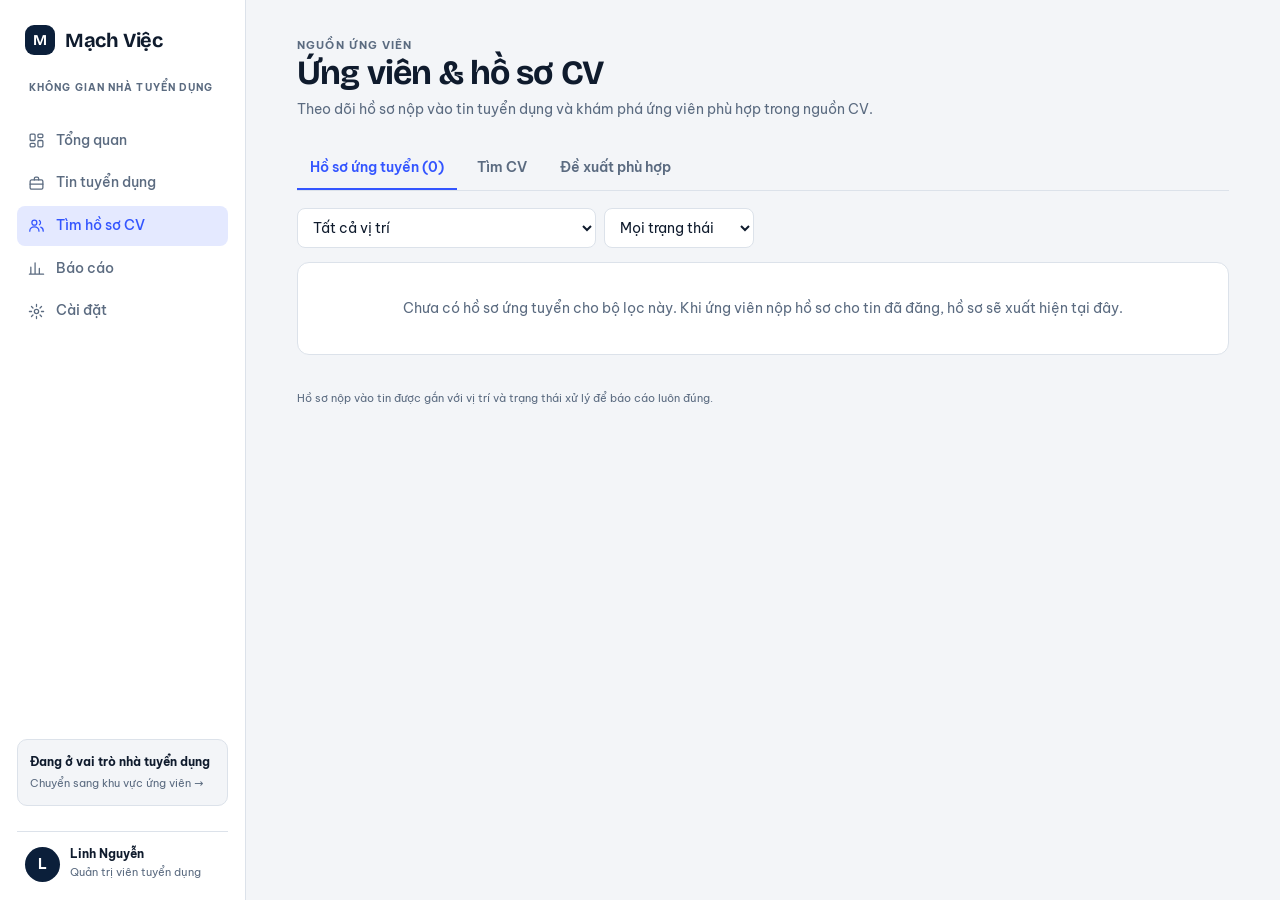
<file: employer/candidates.html>
<!doctype html>
<html lang="vi">
<head>
<meta charset="utf-8"><meta name="viewport" content="width=device-width, initial-scale=1">
<title>Ứng viên và hồ sơ CV · Mạch Việc</title>
<link rel="preconnect" href="https://fonts.googleapis.com"><link rel="preconnect" href="https://fonts.gstatic.com" crossorigin>
<link href="https://fonts.googleapis.com/css2?family=Be+Vietnam+Pro:wght@400;500;600;700&family=Bricolage+Grotesque:wght@500;600;700&display=swap" rel="stylesheet">
<link rel="stylesheet" href="../assets/recruitment-shell.css">
<script src="../assets/recruitment-store.js"></script><script defer src="../assets/recruitment-shell.js"></script>
<style>.tabs{display:flex;gap:7px;border-bottom:1px solid var(--line);margin-bottom:17px}.tab{border:0;border-bottom:2px solid transparent;background:none;color:var(--muted);padding:9px 13px;font-weight:600;cursor:pointer}.tab[aria-selected="true"]{border-color:var(--cobalt);color:var(--cobalt)}.application-card{display:grid;grid-template-columns:minmax(0,1fr) 190px;gap:12px;background:var(--surface);border:1px solid var(--line);border-radius:11px;padding:16px}.application-card+.application-card{margin-top:10px}.application-card h3{font:600 16px var(--display);margin:0}.application-card p{margin:4px 0;color:var(--muted);font-size:12px}.application-card textarea{width:100%;min-height:55px;margin-top:8px}.application-actions{display:grid;align-content:start;gap:8px}.application-actions select{width:100%;padding:8px;border:1px solid var(--line);border-radius:8px;background:var(--surface)}.candidate-tools{display:grid;grid-template-columns:minmax(200px,1.5fr) repeat(2,minmax(160px,.8fr));gap:8px;margin-bottom:15px}.save-candidate{white-space:nowrap}.saved-mark{color:var(--amber);font-weight:700}.cv-hint{font-size:11px;color:var(--muted);margin:12px 0}.candidate-card .candidate-bottom{display:flex;justify-content:space-between;align-items:center;gap:8px;margin-top:12px}.match-label{font-size:11px;color:var(--muted);margin-top:3px}@media(max-width:700px){.application-card{grid-template-columns:1fr}.application-actions{grid-template-columns:1fr 1fr}.candidate-tools{grid-template-columns:1fr}.tabs{overflow:auto}.tab{white-space:nowrap}}</style>
</head>
<body data-root="../" data-page="people">
<div class="app"><div id="sidebar-root"></div><main class="main">
  <header class="page-head"><div><p class="eyebrow" data-vi="Nguồn ứng viên" data-en="Candidate pipeline">Nguồn ứng viên</p><h1 data-vi="Ứng viên & hồ sơ CV" data-en="Candidates & CVs">Ứng viên &amp; hồ sơ CV</h1><p data-vi="Theo dõi hồ sơ nộp vào tin tuyển dụng và khám phá ứng viên phù hợp trong nguồn CV." data-en="Review applications for your job posts and discover suitable people in the CV pool.">Theo dõi hồ sơ nộp vào tin tuyển dụng và khám phá ứng viên phù hợp trong nguồn CV.</p></div></header>
  <div class="tabs" role="tablist"><button class="tab" id="tab-apps" role="tab" aria-selected="true" data-view="applications"><span data-vi="Hồ sơ ứng tuyển" data-en="Applications">Hồ sơ ứng tuyển</span> <span id="application-count"></span></button><button class="tab" id="tab-search" role="tab" aria-selected="false" data-view="search"><span data-vi="Tìm CV" data-en="CV search">Tìm CV</span></button><button class="tab" id="tab-recommended" role="tab" aria-selected="false" data-view="recommended"><span data-vi="Đề xuất phù hợp" data-en="Recommended">Đề xuất phù hợp</span></button></div>
  <section id="applications-view" role="tabpanel"><div class="filters"><select id="application-job"><option value="all" data-vi="Tất cả vị trí" data-en="All positions">Tất cả vị trí</option></select><select id="application-status"><option value="all" data-vi="Mọi trạng thái" data-en="All statuses">Mọi trạng thái</option><option value="new" data-vi="Mới nhận" data-en="New">Mới nhận</option><option value="reviewing" data-vi="Đang xem xét" data-en="In review">Đang xem xét</option><option value="shortlisted" data-vi="Qua sàng lọc" data-en="Shortlisted">Qua sàng lọc</option><option value="interview" data-vi="Phỏng vấn" data-en="Interview">Phỏng vấn</option><option value="accepted" data-vi="Đã nhận" data-en="Accepted">Đã nhận</option><option value="rejected" data-vi="Không phù hợp" data-en="Declined">Không phù hợp</option></select></div><div id="applications-list"></div></section>
  <section id="search-view" role="tabpanel" hidden><div class="card" style="margin-bottom:15px"><h2 data-vi="Tìm ứng viên theo tiêu chí" data-en="Search candidates">Tìm ứng viên theo tiêu chí</h2><p class="sub" data-vi="Điểm phù hợp dựa trên kỹ năng, chức danh, địa điểm và số năm kinh nghiệm." data-en="Match score uses skills, role, location, and years of experience.">Điểm phù hợp dựa trên kỹ năng, chức danh, địa điểm và số năm kinh nghiệm.</p><div class="candidate-tools"><input class="input" id="candidate-query" type="search" placeholder="Tên, chức danh hoặc kỹ năng" data-placeholder-vi="Tên, chức danh hoặc kỹ năng" data-placeholder-en="Name, role, or skill"><select class="input" id="target-job"><option value="all" data-vi="Không gắn với vị trí" data-en="Any position">Không gắn với vị trí</option></select><select class="input" id="candidate-location"><option value="all" data-vi="Mọi địa điểm" data-en="Any location">Mọi địa điểm</option><option value="Hà Nội">Hà Nội</option><option value="TP. Hồ Chí Minh">TP. Hồ Chí Minh</option><option value="Đà Nẵng">Đà Nẵng</option><option value="Làm việc từ xa" data-vi="Làm việc từ xa" data-en="Remote">Làm việc từ xa</option></select></div></div><div class="candidate-grid" id="candidate-results"></div><p class="cv-hint" data-vi="Hồ sơ hiển thị là dữ liệu minh họa. Dữ liệu liên hệ và tải CV cần được kết nối với nguồn ứng viên thật." data-en="These are sample profiles. Contact details and CV downloads require a connected candidate source.">Hồ sơ hiển thị là dữ liệu minh họa. Dữ liệu liên hệ và tải CV cần được kết nối với nguồn ứng viên thật.</p></section>
  <section id="recommended-view" role="tabpanel" hidden><div class="card" style="margin-bottom:15px"><h2 data-vi="Ứng viên được đề xuất" data-en="Recommended candidates">Ứng viên được đề xuất</h2><p class="sub" data-vi="Chọn vị trí cần tuyển để xếp hạng hồ sơ theo mức độ tương thích." data-en="Choose an open role to rank profiles by fit.">Chọn vị trí cần tuyển để xếp hạng hồ sơ theo mức độ tương thích.</p><select class="input" id="recommend-job" style="max-width:420px"></select></div><div class="candidate-grid" id="recommend-results"></div></section>
  <footer data-vi="Hồ sơ nộp vào tin được gắn với vị trí và trạng thái xử lý để báo cáo luôn đúng." data-en="Each application stays linked to its post and review status for accurate reporting.">Hồ sơ nộp vào tin được gắn với vị trí và trạng thái xử lý để báo cáo luôn đúng.</footer>
</main></div><div class="toast" id="toast" role="status" aria-live="polite"></div>
<script>
document.addEventListener('DOMContentLoaded', () => {
  const D = window.MachViec, UI = window.MachViecUI, $ = selector => document.querySelector(selector), tr = (vi, en) => D.getPrefs().language === 'en' ? en : vi;
  const statusNames = { new: ['Mới nhận', 'New'], reviewing: ['Đang xem xét', 'In review'], shortlisted: ['Qua sàng lọc', 'Shortlisted'], interview: ['Phỏng vấn', 'Interview'], accepted: ['Đã nhận', 'Accepted'], rejected: ['Không phù hợp', 'Declined'] };
  const jobById = id => D.getJobs().find(job => String(job.id) === String(id));
  function fillJobs() {
    const jobs = D.getJobs();
    const jobOptions = jobs.map(job => '<option value="' + UI.escape(job.id) + '">' + UI.escape(job.title) + ' · ' + UI.escape(job.department) + '</option>').join('');
    $('#application-job').insertAdjacentHTML('beforeend', jobOptions);
    $('#target-job').insertAdjacentHTML('beforeend', jobOptions);
    $('#recommend-job').innerHTML = jobs.filter(job => job.status === 'open').map(job => '<option value="' + UI.escape(job.id) + '">' + UI.escape(job.title) + ' · ' + UI.escape(job.department) + '</option>').join('') || '<option value="">' + tr('Chưa có tin đang tuyển', 'No open jobs') + '</option>';
    const requested = new URLSearchParams(location.search).get('job');
    if (requested && jobById(requested)) { $('#application-job').value = requested; showTab('applications'); }
  }
  function score(candidate, job) {
    if (!job) return 0;
    const wanted = [...new Set([...(job.skills || []), ...String(job.requirements || '').split(/[^\p{L}\p{N}+#.]+/u).filter(word => word.length > 2)])].map(x => x.toLocaleLowerCase());
    const matched = candidate.skills.filter(skill => wanted.some(word => word.includes(skill.toLocaleLowerCase()) || skill.toLocaleLowerCase().includes(word)));
    const skillScore = wanted.length ? Math.min(68, matched.length / Math.min(5, Math.max(1, job.skills.length)) * 68) : 42;
    const roleScore = candidate.role.toLocaleLowerCase().includes(job.title.toLocaleLowerCase().split(' ')[0]) || job.title.toLocaleLowerCase().includes(candidate.role.toLocaleLowerCase().split(' ')[0]) ? 18 : 7;
    const locationScore = job.location === candidate.location || job.location === 'Làm việc từ xa' || job.location === 'Linh hoạt / kết hợp' ? 9 : 3;
    const experienceScore = candidate.experience >= 3 ? 5 : 2;
    return Math.min(99, Math.round(skillScore + roleScore + locationScore + experienceScore));
  }
  function renderCandidates(container, candidates, job) {
    const saved = D.getSavedCandidates();
    const ranked = candidates.map(candidate => ({ candidate, score: score(candidate, job) })).sort((a, b) => b.score - a.score);
    container.innerHTML = ranked.length ? ranked.map(({ candidate, score: match }) => '<article class="candidate-card"><div class="candidate-top"><div><h3>' + UI.escape(candidate.name) + '</h3><div class="job-meta">' + UI.escape(candidate.role) + ' · ' + candidate.experience + ' ' + tr('năm kinh nghiệm', 'years experience') + '</div><div class="match-label">' + UI.escape(candidate.location) + ' · ' + UI.escape(candidate.education) + '</div></div><div class="score" aria-label="' + match + '% ' + tr('phù hợp', 'match') + '">' + match + '%</div></div><p>' + UI.escape(candidate.summary) + '</p><div class="tag-list">' + candidate.skills.map(skill => '<span class="tag">' + UI.escape(skill) + '</span>').join('') + '</div><div class="candidate-bottom"><span class="muted" style="font-size:11px">' + tr('Cập nhật ', 'Updated ') + UI.escape(candidate.updated) + '</span><button class="btn secondary small save-candidate" data-candidate="' + UI.escape(candidate.id) + '">' + (saved.includes(candidate.id) ? '<span class="saved-mark">★</span> ' + tr('Đã lưu', 'Saved') : tr('+ Lưu hồ sơ', '+ Save profile')) + '</button></div></article>').join('') : '<div class="empty" style="grid-column:1/-1">' + tr('Không tìm thấy hồ sơ nào phù hợp với tiêu chí.', 'No profiles match these filters.') + '</div>';
  }
  function drawSearch() {
    const query = $('#candidate-query').value.trim().toLocaleLowerCase(), location = $('#candidate-location').value, target = $('#target-job').value;
    const job = target === 'all' ? null : jobById(target);
    const filtered = D.getCandidates().filter(candidate => (!location || location === 'all' || candidate.location === location) && (!query || [candidate.name, candidate.role, candidate.skills.join(' '), candidate.summary].join(' ').toLocaleLowerCase().includes(query)));
    renderCandidates($('#candidate-results'), filtered, job);
  }
  function drawRecommendations() {
    const job = jobById($('#recommend-job').value);
    renderCandidates($('#recommend-results'), D.getCandidates(), job);
  }
  function drawApplications() {
    const all = D.getApplications(), jobFilter = $('#application-job').value, statusFilter = $('#application-status').value;
    $('#application-count').textContent = '(' + all.length + ')';
    const rows = all.filter(item => (jobFilter === 'all' || String(item.jobId) === jobFilter) && (statusFilter === 'all' || item.status === statusFilter));
    $('#applications-list').innerHTML = rows.length ? rows.map(item => {
      const job = jobById(item.jobId) || { title: tr('Vị trí không còn tồn tại', 'Job no longer available'), department: '' };
      return '<article class="application-card" data-application="' + UI.escape(item.id) + '"><div><h3>' + UI.escape(item.name) + '</h3><p><b>' + UI.escape(job.title) + '</b> · ' + UI.escape(job.department) + '</p><p>' + UI.escape(item.email) + (item.phone ? ' · ' + UI.escape(item.phone) : '') + ' · ' + tr('Ứng tuyển ', 'Applied ') + new Date(item.appliedAt).toLocaleDateString(D.getPrefs().language === 'en' ? 'en-GB' : 'vi-VN') + '</p><p>' + tr('CV:', 'CV:') + ' ' + UI.escape(item.cvName || tr('Chưa đính kèm', 'Not attached')) + (item.note ? '<br>' + UI.escape(item.note) : '') + '</p><textarea class="form-control application-note" placeholder="' + tr('Ghi chú đánh giá riêng', 'Private review note') + '" data-placeholder-vi="Ghi chú đánh giá riêng" data-placeholder-en="Private review note">' + UI.escape(item.reviewNote || '') + '</textarea></div><div class="application-actions"><label class="muted" for="status-' + UI.escape(item.id) + '">' + tr('Trạng thái xử lý', 'Review status') + '</label><select id="status-' + UI.escape(item.id) + '" data-status>' + Object.entries(statusNames).map(([key, labels]) => '<option value="' + key + '"' + (item.status === key ? ' selected' : '') + '>' + tr(labels[0], labels[1]) + '</option>').join('') + '</select><span class="status ' + UI.escape(item.status) + '">' + tr(...statusNames[item.status]) + '</span></div></article>';
    }).join('') : '<div class="card empty">' + tr('Chưa có hồ sơ ứng tuyển cho bộ lọc này. Khi ứng viên nộp hồ sơ cho tin đã đăng, hồ sơ sẽ xuất hiện tại đây.', 'No applications match these filters. Applications for your published jobs will appear here.') + '</div>';
  }
  function showTab(view) {
    document.querySelectorAll('.tab').forEach(button => button.setAttribute('aria-selected', String(button.dataset.view === view)));
    ['applications', 'search', 'recommended'].forEach(key => { document.getElementById(key + '-view').hidden = key !== view; });
    if (view === 'applications') drawApplications(); if (view === 'search') drawSearch(); if (view === 'recommended') drawRecommendations();
  }
  document.querySelectorAll('.tab').forEach(button => button.addEventListener('click', () => showTab(button.dataset.view)));
  $('#application-job').addEventListener('change', drawApplications); $('#application-status').addEventListener('change', drawApplications);
  $('#candidate-query').addEventListener('input', drawSearch); $('#candidate-location').addEventListener('change', drawSearch); $('#target-job').addEventListener('change', drawSearch); $('#recommend-job').addEventListener('change', drawRecommendations);
  document.addEventListener('click', event => { const button = event.target.closest('[data-candidate]'); if (!button) return; D.toggleCandidate(button.dataset.candidate); drawSearch(); drawRecommendations(); UI.notify(tr('Đã cập nhật danh sách hồ sơ đã lưu.', 'Saved profiles updated.')); });
  $('#applications-list').addEventListener('change', event => { const card = event.target.closest('[data-application]'); if (card && event.target.matches('[data-status]')) { D.updateApplication(card.dataset.application, { status: event.target.value }); drawApplications(); UI.notify(tr('Đã cập nhật trạng thái hồ sơ.', 'Application status updated.')); } });
  $('#applications-list').addEventListener('input', event => { const card = event.target.closest('[data-application]'); if (card && event.target.matches('.application-note')) D.updateApplication(card.dataset.application, { reviewNote: event.target.value }); });
  window.addEventListener('storage', () => { drawApplications(); });
  fillJobs(); drawApplications();
});
</script></body></html>
</file>
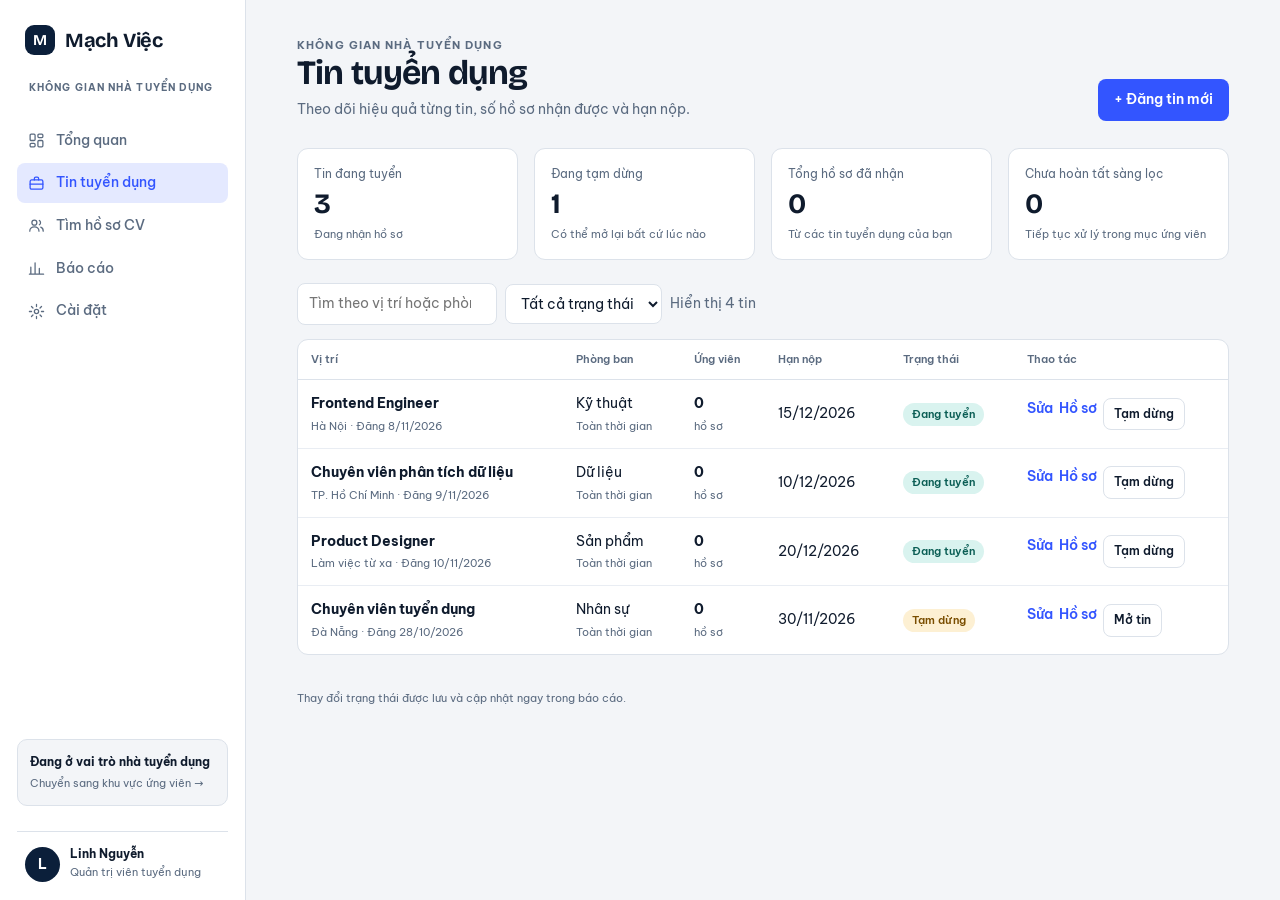
<file: employer/jobs.html>
<!doctype html>
<html lang="vi">
<head>
<meta charset="utf-8"><meta name="viewport" content="width=device-width, initial-scale=1">
<title>Tin tuyển dụng · Mạch Việc</title>
<link rel="preconnect" href="https://fonts.googleapis.com"><link rel="preconnect" href="https://fonts.gstatic.com" crossorigin>
<link href="https://fonts.googleapis.com/css2?family=Be+Vietnam+Pro:wght@400;500;600;700&family=Bricolage+Grotesque:wght@500;600;700&display=swap" rel="stylesheet">
<link rel="stylesheet" href="../assets/recruitment-shell.css">
<script src="../assets/recruitment-store.js"></script><script defer src="../assets/recruitment-shell.js"></script>
</head>
<body data-root="../" data-page="jobs">
<div class="app"><div id="sidebar-root"></div><main class="main">
  <header class="page-head"><div><p class="eyebrow" data-vi="Không gian nhà tuyển dụng" data-en="Recruiter workspace">Không gian nhà tuyển dụng</p><h1 data-vi="Tin tuyển dụng" data-en="Job posts">Tin tuyển dụng</h1><p data-vi="Theo dõi hiệu quả từng tin, số hồ sơ nhận được và hạn nộp." data-en="Track each post, incoming applications, and closing dates.">Theo dõi hiệu quả từng tin, số hồ sơ nhận được và hạn nộp.</p></div><div class="actions"><a class="btn" href="post-job.html" data-vi="+ Đăng tin mới" data-en="+ Create a job post">+ Đăng tin mới</a></div></header>
  <section class="grid kpi-grid" id="job-kpis" aria-label="Tổng hợp tin tuyển dụng"></section>
  <div class="filters"><input id="search" type="search" data-placeholder-vi="Tìm theo vị trí hoặc phòng ban" data-placeholder-en="Search title or department" placeholder="Tìm theo vị trí hoặc phòng ban" aria-label="Tìm tin tuyển dụng"><select id="filter" aria-label="Lọc trạng thái"><option value="all" data-vi="Tất cả trạng thái" data-en="All statuses">Tất cả trạng thái</option><option value="open" data-vi="Đang tuyển" data-en="Open">Đang tuyển</option><option value="paused" data-vi="Tạm dừng" data-en="Paused">Tạm dừng</option><option value="draft" data-vi="Bản nháp" data-en="Draft">Bản nháp</option><option value="closed" data-vi="Đã đóng" data-en="Closed">Đã đóng</option></select><span class="muted" id="result-count" aria-live="polite"></span></div>
  <div class="table-wrap"><table><thead><tr><th data-vi="Vị trí" data-en="Position">Vị trí</th><th data-vi="Phòng ban" data-en="Department">Phòng ban</th><th data-vi="Ứng viên" data-en="Applicants">Ứng viên</th><th data-vi="Hạn nộp" data-en="Deadline">Hạn nộp</th><th data-vi="Trạng thái" data-en="Status">Trạng thái</th><th data-vi="Thao tác" data-en="Actions">Thao tác</th></tr></thead><tbody id="jobs-table"></tbody></table><div id="empty" class="empty" hidden></div></div>
  <footer data-vi="Thay đổi trạng thái được lưu và cập nhật ngay trong báo cáo." data-en="Status changes are saved and reflected in reports.">Thay đổi trạng thái được lưu và cập nhật ngay trong báo cáo.</footer>
</main></div><div class="toast" id="toast" role="status" aria-live="polite"></div>
<script>
document.addEventListener('DOMContentLoaded', () => {
  const D = window.MachViec, UI = window.MachViecUI;
  const $ = selector => document.querySelector(selector), lang = () => D.getPrefs().language;
  const tr = (vi, en) => lang() === 'en' ? en : vi;
  const statusText = status => ({ open: tr('Đang tuyển', 'Open'), paused: tr('Tạm dừng', 'Paused'), draft: tr('Bản nháp', 'Draft'), closed: tr('Đã đóng', 'Closed') }[status] || status);
  function draw() {
    const jobs = D.getJobs(), applications = D.getApplications(), filter = $('#filter').value, query = $('#search').value.trim().toLocaleLowerCase();
    const counts = { open: jobs.filter(j => j.status === 'open').length, paused: jobs.filter(j => j.status === 'paused').length, applicants: applications.length, review: applications.filter(a => a.status === 'new' || a.status === 'reviewing').length };
    $('#job-kpis').innerHTML = [
      [tr('Tin đang tuyển', 'Open jobs'), counts.open, tr('Đang nhận hồ sơ', 'Accepting applications')],
      [tr('Đang tạm dừng', 'Paused'), counts.paused, tr('Có thể mở lại bất cứ lúc nào', 'Can be reopened at any time')],
      [tr('Tổng hồ sơ đã nhận', 'Applications received'), counts.applicants, tr('Từ các tin tuyển dụng của bạn', 'Across your job posts')],
      [tr('Chưa hoàn tất sàng lọc', 'Awaiting review'), counts.review, tr('Tiếp tục xử lý trong mục ứng viên', 'Continue in applications')]
    ].map(row => '<article class="kpi-card"><span>' + row[0] + '</span><strong>' + row[1] + '</strong><small>' + row[2] + '</small></article>').join('');
    const shown = jobs.filter(j => (filter === 'all' || j.status === filter) && (j.title + ' ' + j.department).toLocaleLowerCase().includes(query));
    $('#result-count').textContent = tr('Hiển thị ', 'Showing ') + shown.length + tr(' tin', ' posts');
    $('#empty').hidden = shown.length !== 0;
    $('#empty').textContent = tr('Chưa có tin phù hợp. Hãy điều chỉnh bộ lọc hoặc tạo tin mới.', 'No matching posts. Adjust the filters or create a job post.');
    $('#jobs-table').innerHTML = shown.map(job => {
      const applicants = applications.filter(a => String(a.jobId) === String(job.id)).length;
      const toggle = job.status === 'open' ? ['paused', tr('Tạm dừng', 'Pause')] : ['open', tr('Mở tin', 'Reopen')];
      return '<tr><td><span class="job-title">' + UI.escape(job.title) + '</span><span class="job-meta">' + UI.escape(job.location) + ' · ' + tr('Đăng ', 'Posted ') + UI.date(job.createdAt) + '</span></td><td>' + UI.escape(job.department) + '<span class="job-meta">' + UI.escape(job.type) + '</span></td><td><b>' + applicants + '</b><span class="job-meta">' + tr('hồ sơ', 'applicants') + '</span></td><td>' + UI.date(job.deadline) + '</td><td><span class="status ' + job.status + '">' + statusText(job.status) + '</span></td><td><div class="row-actions"><a class="text-link" href="post-job.html?id=' + encodeURIComponent(job.id) + '">' + tr('Sửa', 'Edit') + '</a><a class="text-link" href="candidates.html?job=' + encodeURIComponent(job.id) + '">' + tr('Hồ sơ', 'Review') + '</a>' + (['open', 'paused'].includes(job.status) ? '<button class="btn secondary small" data-toggle="' + UI.escape(job.id) + '" data-status="' + toggle[0] + '">' + toggle[1] + '</button>' : '') + '</div></td></tr>';
    }).join('');
  }
  $('#search').addEventListener('input', draw); $('#filter').addEventListener('change', draw);
  $('#jobs-table').addEventListener('click', event => { const button = event.target.closest('[data-toggle]'); if (!button) return; D.updateJob(button.dataset.toggle, { status: button.dataset.status }); draw(); UI.notify(tr('Đã cập nhật trạng thái tin.', 'Job status updated.')); });
  window.addEventListener('storage', draw); draw();
});
</script></body></html>
</file>
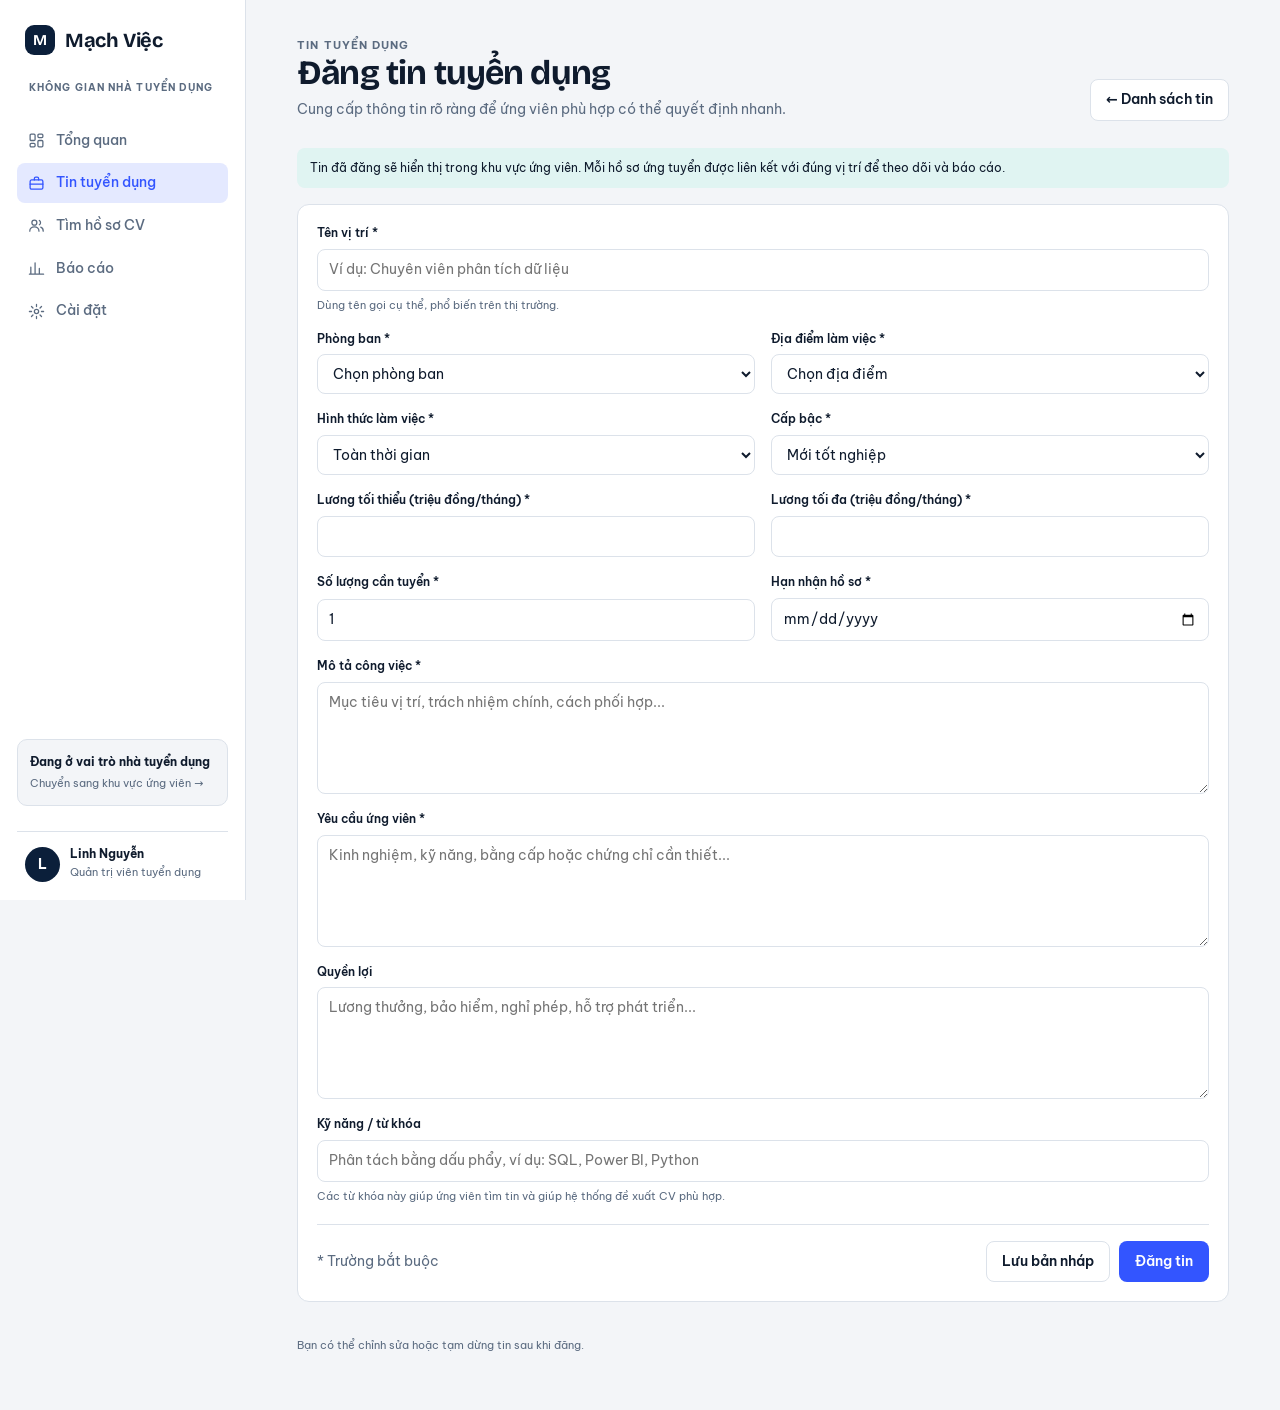
<file: employer/post-job.html>
<!doctype html>
<html lang="vi">
<head>
<meta charset="utf-8"><meta name="viewport" content="width=device-width, initial-scale=1">
<title>Đăng tin tuyển dụng · Mạch Việc</title>
<link rel="preconnect" href="https://fonts.googleapis.com"><link rel="preconnect" href="https://fonts.gstatic.com" crossorigin>
<link href="https://fonts.googleapis.com/css2?family=Be+Vietnam+Pro:wght@400;500;600;700&family=Bricolage+Grotesque:wght@500;600;700&display=swap" rel="stylesheet">
<link rel="stylesheet" href="../assets/recruitment-shell.css">
<script src="../assets/recruitment-store.js"></script><script defer src="../assets/recruitment-shell.js"></script>
</head>
<body data-root="../" data-page="jobs">
<div class="app"><div id="sidebar-root"></div><main class="main">
  <header class="page-head"><div><p class="eyebrow" data-vi="Tin tuyển dụng" data-en="Job posts">Tin tuyển dụng</p><h1 id="form-title" data-vi="Đăng tin tuyển dụng" data-en="Create a job post">Đăng tin tuyển dụng</h1><p data-vi="Cung cấp thông tin rõ ràng để ứng viên phù hợp có thể quyết định nhanh." data-en="Give candidates clear information so they can make an informed decision.">Cung cấp thông tin rõ ràng để ứng viên phù hợp có thể quyết định nhanh.</p></div><a class="btn secondary" href="jobs.html" data-vi="← Danh sách tin" data-en="← All job posts">← Danh sách tin</a></header>
  <div class="notice" style="margin-bottom:16px" data-vi="Tin đã đăng sẽ hiển thị trong khu vực ứng viên. Mỗi hồ sơ ứng tuyển được liên kết với đúng vị trí để theo dõi và báo cáo." data-en="Published posts appear in the candidate area. Applications are linked to the correct position for review and reporting.">Tin đã đăng sẽ hiển thị trong khu vực ứng viên. Mỗi hồ sơ ứng tuyển được liên kết với đúng vị trí để theo dõi và báo cáo.</div>
  <form class="card" id="job-form">
    <div class="form-grid">
      <div class="field full"><label for="title" data-vi="Tên vị trí *" data-en="Job title *">Tên vị trí *</label><input class="form-control" id="title" name="title" required maxlength="100" placeholder="Ví dụ: Chuyên viên phân tích dữ liệu" data-placeholder-vi="Ví dụ: Chuyên viên phân tích dữ liệu" data-placeholder-en="e.g. Data Analyst"><span class="hint" data-vi="Dùng tên gọi cụ thể, phổ biến trên thị trường." data-en="Use a clear title candidates commonly search for.">Dùng tên gọi cụ thể, phổ biến trên thị trường.</span></div>
      <div class="field"><label for="department" data-vi="Phòng ban *" data-en="Department *">Phòng ban *</label><select class="form-control" id="department" name="department" required><option value="" data-vi="Chọn phòng ban" data-en="Select a department">Chọn phòng ban</option><option value="Kỹ thuật" data-vi="Kỹ thuật" data-en="Engineering">Kỹ thuật</option><option value="Sản phẩm" data-vi="Sản phẩm" data-en="Product">Sản phẩm</option><option value="Dữ liệu" data-vi="Dữ liệu" data-en="Data">Dữ liệu</option><option value="Kinh doanh" data-vi="Kinh doanh" data-en="Sales">Kinh doanh</option><option value="Marketing">Marketing</option><option value="Nhân sự" data-vi="Nhân sự" data-en="Human Resources">Nhân sự</option><option value="Tài chính" data-vi="Tài chính" data-en="Finance">Tài chính</option><option value="Vận hành" data-vi="Vận hành" data-en="Operations">Vận hành</option></select></div>
      <div class="field"><label for="location" data-vi="Địa điểm làm việc *" data-en="Location *">Địa điểm làm việc *</label><select class="form-control" id="location" name="location" required><option value="" data-vi="Chọn địa điểm" data-en="Select a location">Chọn địa điểm</option><option value="Hà Nội">Hà Nội</option><option value="TP. Hồ Chí Minh">TP. Hồ Chí Minh</option><option value="Đà Nẵng">Đà Nẵng</option><option value="Làm việc từ xa" data-vi="Làm việc từ xa" data-en="Remote">Làm việc từ xa</option><option value="Linh hoạt / kết hợp" data-vi="Linh hoạt / kết hợp" data-en="Hybrid">Linh hoạt / kết hợp</option></select></div>
      <div class="field"><label for="type" data-vi="Hình thức làm việc *" data-en="Employment type *">Hình thức làm việc *</label><select class="form-control" id="type" name="type" required><option value="Toàn thời gian" data-vi="Toàn thời gian" data-en="Full time">Toàn thời gian</option><option value="Bán thời gian" data-vi="Bán thời gian" data-en="Part time">Bán thời gian</option><option value="Hợp đồng" data-vi="Hợp đồng" data-en="Contract">Hợp đồng</option><option value="Thực tập" data-vi="Thực tập" data-en="Internship">Thực tập</option></select></div>
      <div class="field"><label for="level" data-vi="Cấp bậc *" data-en="Seniority *">Cấp bậc *</label><select class="form-control" id="level" name="level" required><option value="Mới tốt nghiệp" data-vi="Mới tốt nghiệp" data-en="Entry level">Mới tốt nghiệp</option><option value="Nhân viên" data-vi="Nhân viên" data-en="Individual contributor">Nhân viên</option><option value="Chuyên viên cao cấp" data-vi="Chuyên viên cao cấp" data-en="Senior specialist">Chuyên viên cao cấp</option><option value="Trưởng nhóm" data-vi="Trưởng nhóm" data-en="Team lead">Trưởng nhóm</option><option value="Quản lý" data-vi="Quản lý" data-en="Manager">Quản lý</option></select></div>
      <div class="field"><label for="salaryMin" data-vi="Lương tối thiểu (triệu đồng/tháng) *" data-en="Minimum salary (VND million/month) *">Lương tối thiểu (triệu đồng/tháng) *</label><input class="form-control" id="salaryMin" name="salaryMin" type="number" min="0" max="1000" step="1" required></div>
      <div class="field"><label for="salaryMax" data-vi="Lương tối đa (triệu đồng/tháng) *" data-en="Maximum salary (VND million/month) *">Lương tối đa (triệu đồng/tháng) *</label><input class="form-control" id="salaryMax" name="salaryMax" type="number" min="0" max="1000" step="1" required></div>
      <div class="field"><label for="headcount" data-vi="Số lượng cần tuyển *" data-en="Number of openings *">Số lượng cần tuyển *</label><input class="form-control" id="headcount" name="headcount" type="number" min="1" max="500" value="1" required></div>
      <div class="field"><label for="deadline" data-vi="Hạn nhận hồ sơ *" data-en="Application deadline *">Hạn nhận hồ sơ *</label><input class="form-control" id="deadline" name="deadline" type="date" required></div>
      <div class="field full"><label for="description" data-vi="Mô tả công việc *" data-en="Job description *">Mô tả công việc *</label><textarea class="form-control" id="description" name="description" required maxlength="4000" placeholder="Mục tiêu vị trí, trách nhiệm chính, cách phối hợp..." data-placeholder-vi="Mục tiêu vị trí, trách nhiệm chính, cách phối hợp..." data-placeholder-en="Role purpose, key responsibilities, and collaboration..."></textarea></div>
      <div class="field full"><label for="requirements" data-vi="Yêu cầu ứng viên *" data-en="Requirements *">Yêu cầu ứng viên *</label><textarea class="form-control" id="requirements" name="requirements" required maxlength="3000" placeholder="Kinh nghiệm, kỹ năng, bằng cấp hoặc chứng chỉ cần thiết..." data-placeholder-vi="Kinh nghiệm, kỹ năng, bằng cấp hoặc chứng chỉ cần thiết..." data-placeholder-en="Experience, skills, education, or required certifications..."></textarea></div>
      <div class="field full"><label for="benefits" data-vi="Quyền lợi" data-en="Benefits">Quyền lợi</label><textarea class="form-control" id="benefits" name="benefits" maxlength="2000" placeholder="Lương thưởng, bảo hiểm, nghỉ phép, hỗ trợ phát triển..." data-placeholder-vi="Lương thưởng, bảo hiểm, nghỉ phép, hỗ trợ phát triển..." data-placeholder-en="Compensation, insurance, leave, and learning support..."></textarea></div>
      <div class="field full"><label for="skills" data-vi="Kỹ năng / từ khóa" data-en="Skills / keywords">Kỹ năng / từ khóa</label><input class="form-control" id="skills" name="skills" placeholder="Phân tách bằng dấu phẩy, ví dụ: SQL, Power BI, Python" data-placeholder-vi="Phân tách bằng dấu phẩy, ví dụ: SQL, Power BI, Python" data-placeholder-en="Comma-separated, e.g. SQL, Power BI, Python"><span class="hint" data-vi="Các từ khóa này giúp ứng viên tìm tin và giúp hệ thống đề xuất CV phù hợp." data-en="These terms help candidates find the post and improve CV recommendations.">Các từ khóa này giúp ứng viên tìm tin và giúp hệ thống đề xuất CV phù hợp.</span></div>
    </div>
    <div class="form-footer"><span class="muted" data-vi="* Trường bắt buộc" data-en="* Required fields">* Trường bắt buộc</span><div class="actions"><button class="btn secondary" type="submit" name="action" value="draft" data-vi="Lưu bản nháp" data-en="Save draft">Lưu bản nháp</button><button class="btn" type="submit" name="action" value="publish" data-vi="Đăng tin" data-en="Publish job">Đăng tin</button></div></div>
  </form>
  <footer data-vi="Bạn có thể chỉnh sửa hoặc tạm dừng tin sau khi đăng." data-en="You can edit or pause a post after publishing.">Bạn có thể chỉnh sửa hoặc tạm dừng tin sau khi đăng.</footer>
</main></div><div class="toast" id="toast" role="status" aria-live="polite"></div>
<script>
document.addEventListener('DOMContentLoaded', () => {
  const D = window.MachViec, UI = window.MachViecUI, form = document.getElementById('job-form'), query = new URLSearchParams(location.search), id = query.get('id');
  const tr = (vi, en) => D.getPrefs().language === 'en' ? en : vi;
  const today = new Date(); today.setMinutes(today.getMinutes() - today.getTimezoneOffset());
  document.getElementById('deadline').min = today.toISOString().slice(0, 10);
  const existing = id && D.getJobs().find(job => String(job.id) === id);
  if (id && !existing) { UI.notify(tr('Không tìm thấy tin cần sửa.', 'The job post could not be found.')); }
  if (existing) {
    document.getElementById('form-title').textContent = tr('Chỉnh sửa tin tuyển dụng', 'Edit job post');
    for (const key of ['title', 'department', 'location', 'type', 'level', 'salaryMin', 'salaryMax', 'headcount', 'deadline', 'description', 'requirements', 'benefits']) form.elements[key].value = existing[key] == null ? '' : existing[key];
    form.elements.skills.value = (existing.skills || []).join(', ');
  }
  form.addEventListener('submit', event => {
    event.preventDefault();
    const values = Object.fromEntries(new FormData(form).entries());
    const min = Number(values.salaryMin), max = Number(values.salaryMax);
    if (max < min) { form.elements.salaryMax.setCustomValidity(tr('Lương tối đa cần bằng hoặc cao hơn lương tối thiểu.', 'Maximum salary must be at least the minimum.')); form.elements.salaryMax.reportValidity(); form.elements.salaryMax.setCustomValidity(''); return; }
    const deadline = new Date(values.deadline + 'T23:59:59');
    if (deadline < new Date()) { form.elements.deadline.setCustomValidity(tr('Hạn nhận hồ sơ phải là hôm nay hoặc trong tương lai.', 'The deadline must be today or in the future.')); form.elements.deadline.reportValidity(); form.elements.deadline.setCustomValidity(''); return; }
    const action = event.submitter && event.submitter.value === 'draft' ? 'draft' : 'publish';
    try {
      D.saveJob({ id: existing ? existing.id : undefined, title: values.title.trim(), department: values.department, location: values.location, type: values.type, level: values.level, salaryMin: min, salaryMax: max, headcount: Number(values.headcount), deadline: values.deadline, description: values.description.trim(), requirements: values.requirements.trim(), benefits: values.benefits.trim(), skills: values.skills.split(',').map(value => value.trim()).filter(Boolean), status: action === 'draft' ? 'draft' : 'open' });
      location.href = 'jobs.html?saved=' + action;
    } catch (error) { UI.notify(error.message); }
  });
});
</script></body></html>
</file>
<file: assets/recruitment-shell.css>
:root{--paper:#f3f5f8;--surface:#fff;--ink:#0f1b2d;--muted:#5b6b80;--line:#dce2ea;--soft:#e9edf3;--navy:#0b1f3a;--cobalt:#3355ff;--teal:#14a89a;--amber:#f2a20c;--rose:#e04b55;--body:'Be Vietnam Pro','Segoe UI',system-ui,sans-serif;--display:'Bricolage Grotesque','Be Vietnam Pro','Segoe UI',system-ui,sans-serif;color-scheme:light}
html[data-theme="dark"]{--paper:#101722;--surface:#182231;--ink:#e8eef7;--muted:#9baac0;--line:#2b394b;--soft:#243247;--navy:#0b1f3a;--cobalt:#8296ff;--teal:#4cc9b5;--amber:#ffd06c;--rose:#ff858d;color-scheme:dark}
*{box-sizing:border-box}html{min-height:100%;background:var(--paper)}body{margin:0;background:var(--paper);color:var(--ink);font:400 14px/1.55 var(--body);font-variant-numeric:tabular-nums}button,input,select,textarea{font:inherit;color:inherit}:focus-visible{outline:2px solid var(--cobalt);outline-offset:2px}a{color:inherit}
.app{min-height:100vh;display:grid;grid-template-columns:246px minmax(0,1fr)}.side{position:sticky;top:0;height:100vh;background:var(--surface);border-right:1px solid var(--line);padding:25px 17px 17px;display:flex;flex-direction:column;gap:25px;z-index:2}.brand{display:flex;align-items:center;gap:10px;padding:0 8px;font:700 20px/1 var(--display);letter-spacing:-.02em;text-decoration:none}.brand-mark{width:30px;height:30px;display:grid;place-items:center;background:var(--navy);border-radius:9px;color:#fff;font-size:15px}.nav-caption{padding:0 12px;color:var(--muted);font-size:10px;text-transform:uppercase;letter-spacing:.11em;font-weight:700}.nav{display:grid;gap:3px}.nav a{display:flex;align-items:center;gap:11px;padding:9px 11px;border-radius:8px;color:var(--muted);text-decoration:none;font-weight:500}.nav a:hover{background:var(--paper);color:var(--ink)}.nav a[aria-current="page"]{background:color-mix(in srgb,var(--cobalt) 13%,var(--surface));color:var(--cobalt)}.nav svg{width:17px;height:17px;flex:none;fill:none;stroke:currentColor;stroke-width:1.8;stroke-linecap:round;stroke-linejoin:round}.role-switch{margin-top:auto;display:grid;gap:3px;padding:13px 12px;border:1px solid var(--line);border-radius:10px;background:var(--paper);text-decoration:none}.role-switch strong{font-size:12px}.role-switch span{color:var(--muted);font-size:11px}.me{display:flex;align-items:center;gap:10px;padding:14px 8px 0;border-top:1px solid var(--line)}.avatar{width:35px;height:35px;border-radius:50%;background:var(--navy);color:white;display:grid;place-items:center;font-weight:700}.me b{display:block;font-size:12px;line-height:1.3}.me span{color:var(--muted);font-size:11px}
.main{min-width:0;padding:30px clamp(20px,4vw,52px) 56px}.page-head{display:flex;align-items:flex-end;justify-content:space-between;gap:18px;flex-wrap:wrap;margin:0 0 27px}.eyebrow{margin:0 0 5px;color:var(--cobalt);font-size:11px;font-weight:700;letter-spacing:.1em;text-transform:uppercase}.page-head h1{font:700 clamp(26px,3vw,34px)/1.12 var(--display);letter-spacing:-.025em;margin:0}.page-head p{margin:7px 0 0;color:var(--muted);max-width:68ch}.actions{display:flex;align-items:center;gap:9px;flex-wrap:wrap}.btn{border:1px solid transparent;background:var(--cobalt);color:#fff;border-radius:8px;padding:9px 15px;font-weight:600;text-decoration:none;display:inline-flex;align-items:center;justify-content:center;gap:7px;cursor:pointer}.btn:hover{filter:brightness(.95)}.btn.secondary{background:var(--surface);color:var(--ink);border-color:var(--line)}.btn.secondary:hover{background:var(--paper)}.btn.danger{background:var(--rose)}.btn.small{padding:6px 10px;font-size:12px}.card{background:var(--surface);border:1px solid var(--line);border-radius:12px;padding:19px}.card h2,.section-title{margin:0;font:600 19px/1.25 var(--display)}.muted{color:var(--muted)}.sub{margin:5px 0 15px;color:var(--muted);font-size:13px}.grid{display:grid;gap:16px}.grid.kpi-grid{grid-template-columns:repeat(4,minmax(0,1fr));margin-bottom:23px}.kpi-card{background:var(--surface);border:1px solid var(--line);border-radius:11px;padding:16px}.kpi-card span{display:block;color:var(--muted);font-size:12px}.kpi-card strong{display:block;margin-top:7px;font:700 28px/1 var(--display)}.kpi-card small{display:block;margin-top:8px;color:var(--muted);font-size:11px}.filters{display:flex;gap:8px;align-items:center;flex-wrap:wrap;margin:0 0 14px}.input,.filters input,.filters select,.form-control{width:100%;border:1px solid var(--line);border-radius:8px;padding:9px 11px;background:var(--surface)}.filters input,.filters select{width:auto;min-width:150px}.table-wrap{overflow-x:auto;background:var(--surface);border:1px solid var(--line);border-radius:11px}table{width:100%;border-collapse:collapse;min-width:760px}th{padding:11px 13px;text-align:left;color:var(--muted);font-size:11px;font-weight:600;white-space:nowrap;border-bottom:1px solid var(--line)}td{padding:13px;border-bottom:1px solid var(--soft);vertical-align:middle}tr:last-child td{border-bottom:0}.job-title{display:block;font-weight:700}.job-meta{display:block;color:var(--muted);font-size:11px;margin-top:3px}.status{display:inline-flex;padding:3px 9px;border-radius:20px;font-size:11px;font-weight:600;background:var(--soft);white-space:nowrap}.status.open,.status.new,.status.accepted{background:#d9f3ef;color:#0b5e55}.status.paused,.status.reviewing{background:#fdf0d3;color:#7a4e00}.status.draft,.status.rejected,.status.closed{background:var(--soft);color:var(--muted)}.status.interview,.status.shortlisted{background:#e6ebff;color:#1b2f9e}.row-actions{display:flex;gap:6px;flex-wrap:wrap}.text-link{color:var(--cobalt);font-weight:600;text-decoration:none}.empty{padding:35px;text-align:center;color:var(--muted)}.form-grid{display:grid;grid-template-columns:repeat(2,minmax(0,1fr));gap:16px}.field{display:grid;gap:6px}.field.full{grid-column:1/-1}.field label{font-weight:600;font-size:12px}.field .hint{font-size:11px;color:var(--muted);font-weight:400}.field textarea{min-height:112px;resize:vertical}.form-footer{display:flex;justify-content:space-between;gap:10px;align-items:center;flex-wrap:wrap;margin-top:19px;padding-top:16px;border-top:1px solid var(--line)}.notice{padding:11px 13px;border-radius:8px;background:color-mix(in srgb,var(--teal) 13%,var(--surface));color:var(--ink);font-size:12px}.candidate-grid{display:grid;grid-template-columns:repeat(2,minmax(0,1fr));gap:13px}.candidate-card{background:var(--surface);border:1px solid var(--line);border-radius:12px;padding:17px}.candidate-top{display:flex;justify-content:space-between;gap:12px;align-items:flex-start}.candidate-card h3{font:600 17px/1.2 var(--display);margin:0}.score{min-width:55px;height:55px;border-radius:50%;border:4px solid var(--teal);display:grid;place-items:center;font:700 14px var(--display)}.tag-list{display:flex;gap:6px;flex-wrap:wrap;margin:12px 0}.tag{display:inline-flex;padding:3px 8px;border-radius:6px;background:var(--soft);font-size:11px}.candidate-card p{color:var(--muted);font-size:12px}.chart-bars{display:grid;gap:12px}.bar-row{display:grid;grid-template-columns:minmax(105px,160px) minmax(60px,1fr) 35px;gap:10px;align-items:center;font-size:12px}.bar-track{height:9px;background:var(--soft);border-radius:9px;overflow:hidden}.bar-fill{height:100%;background:var(--cobalt);border-radius:9px}.report-grid{display:grid;grid-template-columns:1.2fr .8fr;gap:16px}.list{display:grid;gap:9px}.list-row{display:flex;justify-content:space-between;gap:12px;padding:10px 0;border-bottom:1px solid var(--soft)}.list-row:last-child{border-bottom:0}.settings-grid{display:grid;grid-template-columns:1fr 1fr;gap:16px}.setting-line{display:flex;align-items:center;justify-content:space-between;gap:18px;padding:15px 0;border-bottom:1px solid var(--soft)}.setting-line:last-child{border-bottom:0}.setting-line strong{display:block}.setting-line small{display:block;color:var(--muted);margin-top:3px}.setting-line select{min-width:130px;padding:8px;border:1px solid var(--line);border-radius:8px;background:var(--surface)}.toast{position:fixed;bottom:20px;left:50%;transform:translateX(-50%);z-index:5;padding:11px 16px;border-radius:9px;background:var(--ink);color:var(--surface);box-shadow:0 5px 20px #0002;display:none}.toast.show{display:block}footer{margin-top:35px;color:var(--muted);font-size:11px}
@media(max-width:1050px){.app{grid-template-columns:216px minmax(0,1fr)}.grid.kpi-grid{grid-template-columns:repeat(2,minmax(0,1fr))}.report-grid{grid-template-columns:1fr}}
@media(max-width:760px){.app{grid-template-columns:1fr}.side{position:relative;height:auto;padding:12px 15px;display:flex;flex-direction:row;align-items:center;overflow-x:auto;gap:15px;border-right:0;border-bottom:1px solid var(--line)}.brand{white-space:nowrap;padding:0}.nav-caption,.me{display:none}.nav{display:flex}.nav a{white-space:nowrap;padding:8px 10px}.role-switch{margin:0 0 0 auto;min-width:140px}.main{padding:23px 16px 42px}.candidate-grid,.settings-grid{grid-template-columns:1fr}}
@media(max-width:520px){.form-grid{grid-template-columns:1fr}.field.full{grid-column:auto}.grid.kpi-grid{grid-template-columns:repeat(2,minmax(0,1fr))}.kpi-card{padding:12px}.kpi-card strong{font-size:23px}.actions{width:100%}.actions .btn{flex:1}}
</file>
